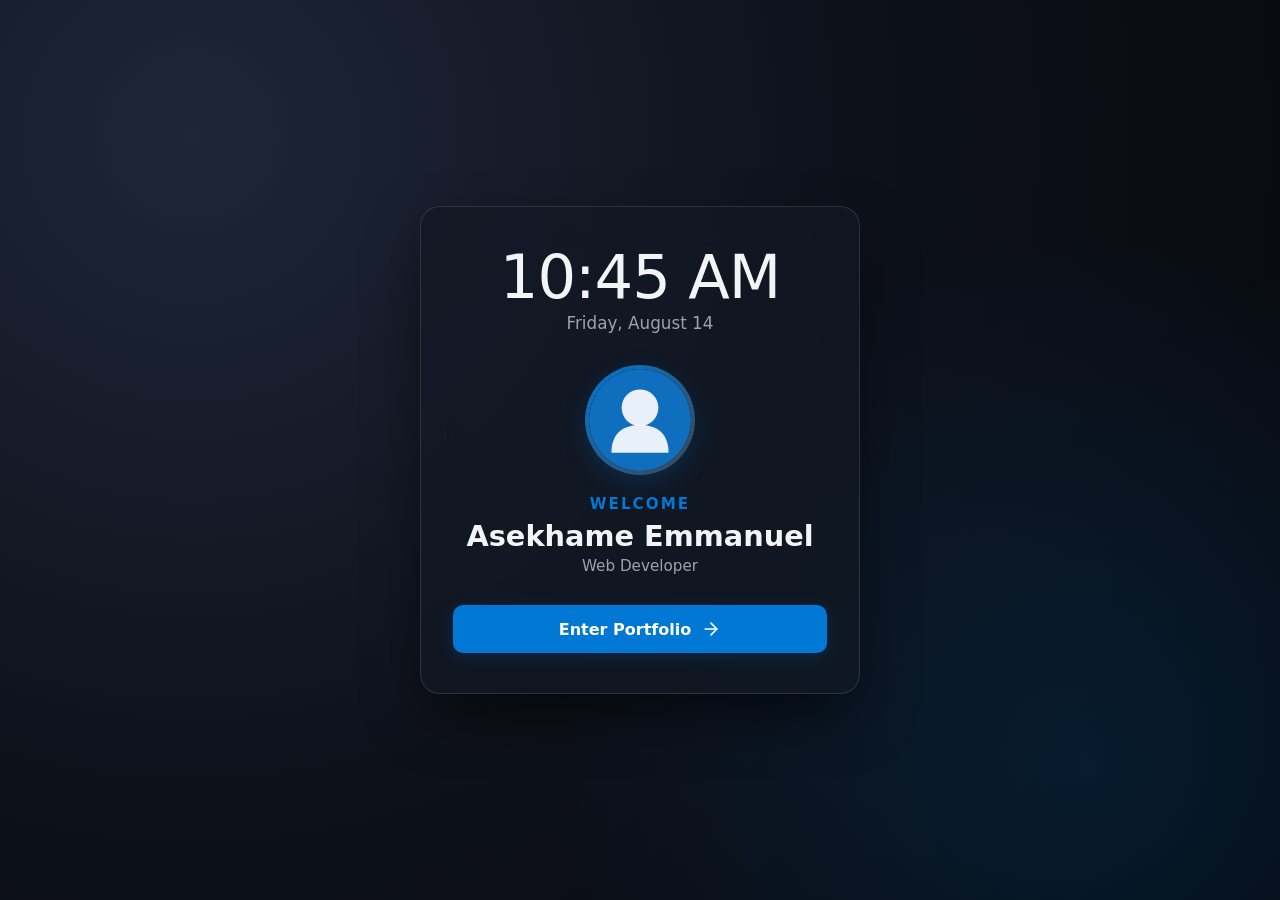
<file: index.html>
<!DOCTYPE html>
<html lang="en">
<head>
  <meta charset="UTF-8">
  <meta name="viewport" content="width=device-width, initial-scale=1.0">
  <meta name="description" content="Emmanuel Asekhame - Web Developer Portfolio Lock Screen. Windows-inspired HTML5/CSS3 experience.">
  <title>Welcome - Asekhame Emmanuel Portfolio</title>
  <link rel="stylesheet" href="css/style.css">
</head>
<body class="lock-screen-body">

  <!-- Pure CSS Loading Screen (Appears before Lock Screen) -->
  <div id="loading-screen">
    <div class="loading-content">
      <div class="win-spinner" aria-label="Loading spinner">
        <div class="win-dot"></div>
        <div class="win-dot"></div>
        <div class="win-dot"></div>
        <div class="win-dot"></div>
        <div class="win-dot"></div>
      </div>
      <p class="loading-text">Preparing your desktop...</p>
    </div>
  </div>

  <!-- Lock Screen Card Container -->
  <main class="lock-card" id="lock-card">
    
    <!-- Static Digital Clock & Date -->
    <div class="lock-clock-time" id="lock-time">10:45 AM</div>
    <div class="lock-clock-date" id="lock-date">Friday, August 14</div>

    <!-- Developer Profile Photo -->
    <div class="avatar-wrapper">
      <!-- REPLACE: your real profile photo path here (e.g. assets/images/avatar.jpg) -->
      <svg class="avatar-img" viewBox="0 0 100 100" xmlns="http://www.w3.org/2000/svg" aria-label="Emmanuel Asekhame Profile Photo">
        <circle cx="50" cy="50" r="50" fill="#106ebe"/>
        <circle cx="50" cy="38" r="18" fill="#ffffff" opacity="0.9"/>
        <path d="M 22 82 C 22 62, 35 55, 50 55 C 65 55, 78 62, 78 82 Z" fill="#ffffff" opacity="0.9"/>
      </svg>
    </div>

    <!-- Welcome Headings & Bio Info -->
    <div class="lock-heading">Welcome</div>
    <h1 class="lock-name">Asekhame Emmanuel</h1>
    <p class="lock-role">Web Developer</p>

    <!-- Enter Desktop Button -->
    <a href="window.html" class="enter-btn" id="enter-portfolio-btn">
      <span>Enter Portfolio</span>
      <svg width="20" height="20" viewBox="0 0 24 24" fill="none" stroke="currentColor" stroke-width="2" stroke-linecap="round" stroke-linejoin="round">
        <line x1="5" y1="12" x2="19" y2="12"></line>
        <polyline points="12 5 19 12 12 19"></polyline>
      </svg>
    </a>

  </main>

</body>
</html>
</file>
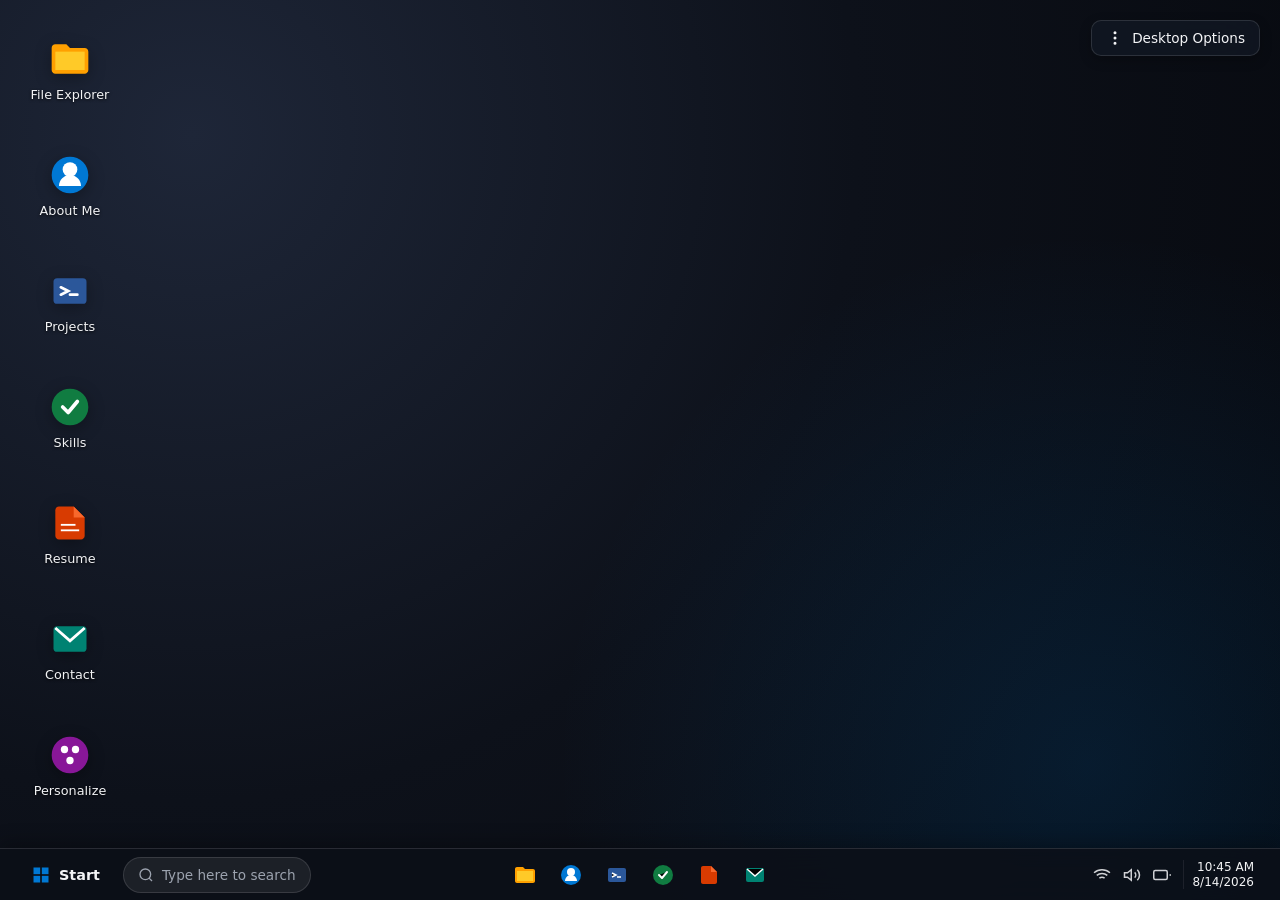
<file: window.html>
<!DOCTYPE html>
<html lang="en">
<head>
  <meta charset="UTF-8">
  <meta name="viewport" content="width=device-width, initial-scale=1.0">
  <meta name="description" content="Emmanuel Asekhame - Web Developer Portfolio Desktop Environment (HTML5/CSS3 Only).">
  <title>Desktop - Asekhame Emmanuel Portfolio</title>
  <link rel="stylesheet" href="css/style.css">
</head>
<body>

  <!-- ==========================================================================
       PURE CSS STATE TOGGLES (RADIO & CHECKBOX HACKS - ZERO JAVASCRIPT)
       ========================================================================== -->
  <!-- Theme Controls -->
  <input type="radio" name="theme" id="theme-dark" class="css-toggle" checked hidden>
  <input type="radio" name="theme" id="theme-light" class="css-toggle" hidden>

  <!-- Wallpaper Controls -->
  <input type="radio" name="wallpaper" id="wp-default" class="css-toggle" checked hidden>
  <input type="radio" name="wallpaper" id="wp-neon" class="css-toggle" hidden>
  <input type="radio" name="wallpaper" id="wp-nature" class="css-toggle" hidden>

  <!-- Menu Toggles -->
  <input type="checkbox" id="start-toggle" class="css-toggle" hidden>
  <input type="checkbox" id="context-toggle" class="css-toggle" hidden>

  <!-- ==========================================================================
       DESKTOP SHELL CONTAINER
       ========================================================================== -->
  <div class="desktop-container" id="desktop">

    <!-- Top-Right Desktop Options / Context Menu Widget -->
    <div class="desktop-options-widget">
      <label for="context-toggle" class="context-trigger-btn" title="Desktop Options">
        <svg width="18" height="18" viewBox="0 0 24 24" fill="none" stroke="currentColor" stroke-width="2" stroke-linecap="round" stroke-linejoin="round">
          <circle cx="12" cy="12" r="1"></circle>
          <circle cx="12" cy="5" r="1"></circle>
          <circle cx="12" cy="19" r="1"></circle>
        </svg>
        <span>Desktop Options</span>
      </label>
    </div>

    <!-- Desktop Options Context Menu Dropdown -->
    <nav class="context-menu" aria-label="Desktop Context Menu">
      <a href="#desktop" class="context-item">
        <svg width="16" height="16" viewBox="0 0 24 24" fill="none" stroke="currentColor" stroke-width="2"><polyline points="23 4 23 10 17 10"></polyline><path d="M20.49 15a9 9 0 1 1-2.12-9.36L23 10"></path></svg>
        <span>Refresh Desktop</span>
      </a>
      <a href="#personalize" class="context-item">
        <svg width="16" height="16" viewBox="0 0 24 24" fill="none" stroke="currentColor" stroke-width="2"><circle cx="12" cy="12" r="10"></circle><path d="M12 2a7 7 0 1 0 7 7"></path></svg>
        <span>Personalize Theme</span>
      </a>
      <a href="#personalize" class="context-item">
        <svg width="16" height="16" viewBox="0 0 24 24" fill="none" stroke="currentColor" stroke-width="2"><rect x="2" y="3" width="20" height="14" rx="2" ry="2"></rect><line x1="8" y1="21" x2="16" y2="21"></line><line x1="12" y1="17" x2="12" y2="21"></line></svg>
        <span>Display Settings</span>
      </a>
      <div class="context-divider"></div>
      <a href="#about" class="context-item">
        <svg width="16" height="16" viewBox="0 0 24 24" fill="none" stroke="currentColor" stroke-width="2"><circle cx="12" cy="12" r="10"></circle><line x1="12" y1="16" x2="12" y2="12"></line><line x1="12" y1="8" x2="12.01" y2="8"></line></svg>
        <span>About This PC</span>
      </a>
    </nav>

    <!-- ==========================================================================
         DESKTOP SHORTCUT ICONS GRID
         ========================================================================== -->
    <main class="desktop-grid">
      
      <!-- File Explorer Shortcut -->
      <a href="#explorer" class="desktop-icon-link" id="shortcut-explorer">
        <svg class="desktop-icon-svg" viewBox="0 0 48 48" fill="none" xmlns="http://www.w3.org/2000/svg">
          <path d="M40 12H24L20 8H8C5.79 8 4 9.79 4 12V36C4 38.21 5.79 40 8 40H40C42.21 40 44 38.21 44 36V16C44 13.79 42.21 12 40 12Z" fill="#FFA000"/>
          <path d="M40 16H8V36H40V16Z" fill="#FFCA28"/>
        </svg>
        <span class="desktop-icon-label">File Explorer</span>
      </a>

      <!-- About Me Shortcut -->
      <a href="#about" class="desktop-icon-link" id="shortcut-about">
        <svg class="desktop-icon-svg" viewBox="0 0 48 48" fill="none" xmlns="http://www.w3.org/2000/svg">
          <circle cx="24" cy="24" r="20" fill="#0078D4"/>
          <circle cx="24" cy="18" r="8" fill="#FFFFFF"/>
          <path d="M12 36C12 29.37 17.37 24 24 24C30.63 24 36 29.37 36 36" fill="#FFFFFF"/>
        </svg>
        <span class="desktop-icon-label">About Me</span>
      </a>

      <!-- Projects Shortcut -->
      <a href="#projects" class="desktop-icon-link" id="shortcut-projects">
        <svg class="desktop-icon-svg" viewBox="0 0 48 48" fill="none" xmlns="http://www.w3.org/2000/svg">
          <rect x="6" y="10" width="36" height="28" rx="4" fill="#2B579A"/>
          <path d="M14 20L22 24L14 28" stroke="#FFFFFF" stroke-width="3" stroke-linecap="round"/>
          <line x1="24" y1="28" x2="32" y2="28" stroke="#FFFFFF" stroke-width="3" stroke-linecap="round"/>
        </svg>
        <span class="desktop-icon-label">Projects</span>
      </a>

      <!-- Skills Shortcut -->
      <a href="#skills" class="desktop-icon-link" id="shortcut-skills">
        <svg class="desktop-icon-svg" viewBox="0 0 48 48" fill="none" xmlns="http://www.w3.org/2000/svg">
          <circle cx="24" cy="24" r="20" fill="#107C41"/>
          <path d="M16 24L22 30L32 18" stroke="#FFFFFF" stroke-width="4" stroke-linecap="round" stroke-linejoin="round"/>
        </svg>
        <span class="desktop-icon-label">Skills</span>
      </a>

      <!-- Resume Shortcut -->
      <a href="#resume" class="desktop-icon-link" id="shortcut-resume">
        <svg class="desktop-icon-svg" viewBox="0 0 48 48" fill="none" xmlns="http://www.w3.org/2000/svg">
          <path d="M12 6C9.79 6 8 7.79 8 10V38C8 40.21 9.79 42 12 42H36C38.21 42 40 40.21 40 38V18L28 6H12Z" fill="#D83B01"/>
          <path d="M28 6V18H40" fill="#F8682C"/>
          <line x1="14" y1="26" x2="30" y2="26" stroke="#FFFFFF" stroke-width="2"/>
          <line x1="14" y1="32" x2="34" y2="32" stroke="#FFFFFF" stroke-width="2"/>
        </svg>
        <span class="desktop-icon-label">Resume</span>
      </a>

      <!-- Contact Shortcut -->
      <a href="#contact" class="desktop-icon-link" id="shortcut-contact">
        <svg class="desktop-icon-svg" viewBox="0 0 48 48" fill="none" xmlns="http://www.w3.org/2000/svg">
          <rect x="6" y="10" width="36" height="28" rx="4" fill="#008272"/>
          <path d="M8 12L24 26L40 12" stroke="#FFFFFF" stroke-width="3"/>
        </svg>
        <span class="desktop-icon-label">Contact</span>
      </a>

      <!-- Personalize Shortcut -->
      <a href="#personalize" class="desktop-icon-link" id="shortcut-personalize">
        <svg class="desktop-icon-svg" viewBox="0 0 48 48" fill="none" xmlns="http://www.w3.org/2000/svg">
          <circle cx="24" cy="24" r="20" fill="#881798"/>
          <circle cx="18" cy="18" r="4" fill="#FFFFFF"/>
          <circle cx="30" cy="18" r="4" fill="#FFFFFF"/>
          <circle cx="24" cy="30" r="4" fill="#FFFFFF"/>
        </svg>
        <span class="desktop-icon-label">Personalize</span>
      </a>

    </main>

    <!-- ==========================================================================
         START MENU (CSS CHECKBOX POPUP)
         ========================================================================== -->
    <div class="start-menu" id="start-menu-panel">
      
      <!-- Visual Search Input -->
      <div class="start-header">
        <div class="start-search-bar">
          <svg width="18" height="18" viewBox="0 0 24 24" fill="none" stroke="currentColor" stroke-width="2"><circle cx="11" cy="11" r="8"></circle><line x1="21" y1="21" x2="16.65" y2="16.65"></line></svg>
          <span>Type here to search applications or portfolio sections...</span>
        </div>
      </div>

      <!-- Pinned Apps Section -->
      <div class="start-body">
        <div class="start-section-title">Pinned Applications</div>
        <div class="start-apps-grid">
          
          <a href="#about" class="start-app-item">
            <svg class="start-app-icon" viewBox="0 0 48 48"><circle cx="24" cy="24" r="20" fill="#0078D4"/><circle cx="24" cy="18" r="8" fill="#FFF"/><path d="M12 36C12 29.37 17.37 24 24 24C30.63 24 36 29.37 36 36" fill="#FFF"/></svg>
            <span class="start-app-label">About Me</span>
          </a>

          <a href="#projects" class="start-app-item">
            <svg class="start-app-icon" viewBox="0 0 48 48"><rect x="6" y="10" width="36" height="28" rx="4" fill="#2B579A"/><path d="M14 20L22 24L14 28" stroke="#FFF" stroke-width="3"/><line x1="24" y1="28" x2="32" y2="28" stroke="#FFF" stroke-width="3"/></svg>
            <span class="start-app-label">Projects</span>
          </a>

          <a href="#skills" class="start-app-item">
            <svg class="start-app-icon" viewBox="0 0 48 48"><circle cx="24" cy="24" r="20" fill="#107C41"/><path d="M16 24L22 30L32 18" stroke="#FFF" stroke-width="4" stroke-linecap="round" stroke-linejoin="round"/></svg>
            <span class="start-app-label">Skills</span>
          </a>

          <a href="#resume" class="start-app-item">
            <svg class="start-app-icon" viewBox="0 0 48 48"><path d="M12 6C9.79 6 8 7.79 8 10V38C8 40.21 9.79 42 12 42H36C38.21 42 40 40.21 40 38V18L28 6H12Z" fill="#D83B01"/><path d="M28 6V18H40" fill="#F8682C"/></svg>
            <span class="start-app-label">Resume</span>
          </a>

          <a href="#contact" class="start-app-item">
            <svg class="start-app-icon" viewBox="0 0 48 48"><rect x="6" y="10" width="36" height="28" rx="4" fill="#008272"/><path d="M8 12L24 26L40 12" stroke="#FFF" stroke-width="3"/></svg>
            <span class="start-app-label">Contact</span>
          </a>

          <a href="#explorer" class="start-app-item">
            <svg class="start-app-icon" viewBox="0 0 48 48"><path d="M40 12H24L20 8H8C5.79 8 4 9.79 4 12V36C4 38.21 5.79 40 8 40H40C42.21 40 44 38.21 44 36V16C44 13.79 42.21 12 40 12Z" fill="#FFA000"/><path d="M40 16H8V36H40V16Z" fill="#FFCA28"/></svg>
            <span class="start-app-label">Explorer</span>
          </a>

          <a href="#personalize" class="start-app-item">
            <svg class="start-app-icon" viewBox="0 0 48 48"><circle cx="24" cy="24" r="20" fill="#881798"/><circle cx="18" cy="18" r="4" fill="#FFF"/><circle cx="30" cy="18" r="4" fill="#FFF"/><circle cx="24" cy="30" r="4" fill="#FFF"/></svg>
            <span class="start-app-label">Themes</span>
          </a>

          <a href="index.html" class="start-app-item">
            <svg class="start-app-icon" viewBox="0 0 48 48"><circle cx="24" cy="24" r="20" fill="#E81123"/><path d="M18 18L30 30M30 18L18 30" stroke="#FFF" stroke-width="4" stroke-linecap="round"/></svg>
            <span class="start-app-label">Lock Screen</span>
          </a>

        </div>
      </div>

      <!-- Start Menu Footer -->
      <div class="start-footer">
        <div class="user-profile-widget">
          <svg class="user-avatar-sm" viewBox="0 0 100 100">
            <circle cx="50" cy="50" r="50" fill="#106ebe"/>
            <circle cx="50" cy="38" r="18" fill="#FFF"/>
            <path d="M 22 82 C 22 62, 35 55, 50 55 C 65 55, 78 62, 78 82 Z" fill="#FFF"/>
          </svg>
          <div class="user-info-text">
            <span class="user-name-str">Asekhame Emmanuel</span>
            <span class="user-role-str">Web Developer</span>
          </div>
        </div>

        <a href="index.html" class="power-btn" title="Lock / Sign Out">
          <svg width="20" height="20" viewBox="0 0 24 24" fill="none" stroke="currentColor" stroke-width="2" stroke-linecap="round" stroke-linejoin="round">
            <path d="M18.36 6.64a9 9 0 1 1-12.73 0"></path>
            <line x1="12" y1="2" x2="12" y2="12"></line>
          </svg>
        </a>
      </div>

    </div>

    <!-- ==========================================================================
         FIXED TASKBAR
         ========================================================================== -->
    <footer class="taskbar">
      
      <div class="taskbar-left">
        <!-- Start Button -->
        <label for="start-toggle" class="start-btn" title="Start Menu">
          <svg class="start-icon-svg" viewBox="0 0 24 24" fill="none">
            <path d="M3 3H11V11H3V3Z" fill="#0078D4"/>
            <path d="M13 3H21V11H13V3Z" fill="#0078D4"/>
            <path d="M3 13H11V21H3V13Z" fill="#0078D4"/>
            <path d="M13 13H21V21H13V13Z" fill="#0078D4"/>
          </svg>
          <span>Start</span>
        </label>

        <!-- Search Bar -->
        <div class="taskbar-search">
          <svg width="16" height="16" viewBox="0 0 24 24" fill="none" stroke="currentColor" stroke-width="2"><circle cx="11" cy="11" r="8"></circle><line x1="21" y1="21" x2="16.65" y2="16.65"></line></svg>
          <span>Type here to search</span>
        </div>
      </div>

      <!-- Pinned Taskbar App Icons -->
      <div class="taskbar-center">
        <a href="#explorer" class="taskbar-item" title="File Explorer">
          <svg class="taskbar-item-icon" viewBox="0 0 48 48"><path d="M40 12H24L20 8H8C5.79 8 4 9.79 4 12V36C4 38.21 5.79 40 8 40H40C42.21 40 44 38.21 44 36V16C44 13.79 42.21 12 40 12Z" fill="#FFA000"/><path d="M40 16H8V36H40V16Z" fill="#FFCA28"/></svg>
        </a>
        <a href="#about" class="taskbar-item" title="About Me">
          <svg class="taskbar-item-icon" viewBox="0 0 48 48"><circle cx="24" cy="24" r="20" fill="#0078D4"/><circle cx="24" cy="18" r="8" fill="#FFF"/><path d="M12 36C12 29.37 17.37 24 24 24C30.63 24 36 29.37 36 36" fill="#FFF"/></svg>
        </a>
        <a href="#projects" class="taskbar-item" title="Projects">
          <svg class="taskbar-item-icon" viewBox="0 0 48 48"><rect x="6" y="10" width="36" height="28" rx="4" fill="#2B579A"/><path d="M14 20L22 24L14 28" stroke="#FFF" stroke-width="3"/><line x1="24" y1="28" x2="32" y2="28" stroke="#FFF" stroke-width="3"/></svg>
        </a>
        <a href="#skills" class="taskbar-item" title="Skills">
          <svg class="taskbar-item-icon" viewBox="0 0 48 48"><circle cx="24" cy="24" r="20" fill="#107C41"/><path d="M16 24L22 30L32 18" stroke="#FFF" stroke-width="4" stroke-linecap="round" stroke-linejoin="round"/></svg>
        </a>
        <a href="#resume" class="taskbar-item" title="Resume">
          <svg class="taskbar-item-icon" viewBox="0 0 48 48"><path d="M12 6C9.79 6 8 7.79 8 10V38C8 40.21 9.79 42 12 42H36C38.21 42 40 40.21 40 38V18L28 6H12Z" fill="#D83B01"/><path d="M28 6V18H40" fill="#F8682C"/></svg>
        </a>
        <a href="#contact" class="taskbar-item" title="Contact">
          <svg class="taskbar-item-icon" viewBox="0 0 48 48"><rect x="6" y="10" width="36" height="28" rx="4" fill="#008272"/><path d="M8 12L24 26L40 12" stroke="#FFF" stroke-width="3"/></svg>
        </a>
      </div>

      <!-- System Tray (Wifi, Volume, Battery, Clock) -->
      <div class="taskbar-right">
        <div class="system-tray">
          <svg class="tray-icon" viewBox="0 0 24 24" fill="none" stroke="currentColor" stroke-width="2"><path d="M5 12.55a11 11 0 0 1 14.08 0"></path><path d="M1.42 9a16 16 0 0 1 21.16 0"></path><path d="M8.53 16.11a6 6 0 0 1 6.95 0"></path><line x1="12" y1="20" x2="12.01" y2="20"></line></svg>
          <svg class="tray-icon" viewBox="0 0 24 24" fill="none" stroke="currentColor" stroke-width="2"><polygon points="11 5 6 9 2 9 2 15 6 15 11 19 11 5"></polygon><path d="M19.07 4.93a10 10 0 0 1 0 14.14M15.54 8.46a5 5 0 0 1 0 7.07"></path></svg>
          <svg class="tray-icon" viewBox="0 0 24 24" fill="none" stroke="currentColor" stroke-width="2"><rect x="1" y="6" width="18" height="12" rx="2" ry="2"></rect><line x1="23" y1="11" x2="23" y2="13"></line></svg>
          
          <div class="tray-clock">
            <span>10:45 AM</span>
            <span>8/14/2026</span>
          </div>
        </div>
      </div>

    </footer>

    <!-- ==========================================================================
         WINDOW 1: ABOUT ME (`#about`)
         ========================================================================== -->
    <section class="window" id="about" aria-label="About Me Window">
      
      <!-- Title Bar -->
      <div class="window-titlebar">
        <div class="titlebar-info">
          <svg class="titlebar-icon" viewBox="0 0 48 48"><circle cx="24" cy="24" r="20" fill="#0078D4"/><circle cx="24" cy="18" r="8" fill="#FFF"/><path d="M12 36C12 29.37 17.37 24 24 24C30.63 24 36 29.37 36 36" fill="#FFF"/></svg>
          <span class="titlebar-text">About Me - Asekhame Emmanuel</span>
        </div>
        <div class="window-controls">
          <a href="#desktop" class="win-btn win-min" title="Minimize">─</a>
          <a href="#about" class="win-btn win-max" title="Maximize">☐</a>
          <a href="#desktop" class="win-btn win-close" title="Close">✕</a>
        </div>
      </div>

      <!-- Window Body Content -->
      <div class="window-body">
        
        <div class="about-hero">
          <svg class="about-avatar-lg" viewBox="0 0 100 100">
            <circle cx="50" cy="50" r="50" fill="#106ebe"/>
            <circle cx="50" cy="38" r="18" fill="#FFF"/>
            <path d="M 22 82 C 22 62, 35 55, 50 55 C 65 55, 78 62, 78 82 Z" fill="#FFF"/>
          </svg>

          <div>
            <h2 class="about-intro-heading">Asekhame Emmanuel</h2>
            <span class="about-role-badge">Frontend & Web Developer</span>
            <p class="about-text">
              Passionate Web Developer crafting accessible, performant, and visually captivating web applications. Specialized in semantic HTML5, advanced CSS3 architecture, responsive UI layout engineering, and modern web standards.
            </p>
          </div>
        </div>

        <div class="about-grid">
          
          <!-- Bio & Goals Card -->
          <div class="info-card">
            <h3 class="card-title">
              <svg width="20" height="20" viewBox="0 0 24 24" fill="none" stroke="currentColor" stroke-width="2"><path d="M20 21v-2a4 4 0 0 0-4-4H8a4 4 0 0 0-4 4v2"></path><circle cx="12" cy="7" r="4"></circle></svg>
              <span>Biography & Career Goals</span>
            </h3>
            <p class="about-text" style="margin-bottom: 12px;">
              Driven by clean code standards and fluid user experiences. I focus on constructing resilient web products with high aesthetic value and efficient component architecture.
            </p>
            <p class="about-text">
              <strong>Location:</strong> Abuja, Nigeria (Available for Remote Worldwide)<br>
              <strong>Status:</strong> Open for Web Development & UI Engineering roles.
            </p>
          </div>

          <!-- Education Card -->
          <div class="info-card">
            <h3 class="card-title">
              <svg width="20" height="20" viewBox="0 0 24 24" fill="none" stroke="currentColor" stroke-width="2"><path d="M22 10v6M2 10l10-5 10 5-10 5z"></path><path d="M6 12v5c3 3 9 3 12 0v-5"></path></svg>
              <span>Education & Certifications</span>
            </h3>
            <ul class="timeline-list">
              <li class="timeline-item">
                <div class="timeline-title">B.Sc. Computer Science / Web Engineering</div>
                <div class="timeline-sub">University Degree • Expected 2028</div>
              </li>
              <li class="timeline-item">
                <div class="timeline-title">Certified Web Developer</div>
                <div class="timeline-sub">Frontend Standards & Performance Certification</div>
              </li>
            </ul>
          </div>

        </div>

      </div>

    </section>

    <!-- ==========================================================================
         WINDOW 2: PROJECTS (`#projects`)
         ========================================================================== -->
    <section class="window" id="projects" aria-label="Projects Window">
      
      <!-- Title Bar -->
      <div class="window-titlebar">
        <div class="titlebar-info">
          <svg class="titlebar-icon" viewBox="0 0 48 48"><rect x="6" y="10" width="36" height="28" rx="4" fill="#2B579A"/><path d="M14 20L22 24L14 28" stroke="#FFF" stroke-width="3"/><line x1="24" y1="28" x2="32" y2="28" stroke="#FFF" stroke-width="3"/></svg>
          <span class="titlebar-text">Projects - File Explorer View</span>
        </div>
        <div class="window-controls">
          <a href="#desktop" class="win-btn win-min" title="Minimize">─</a>
          <a href="#projects" class="win-btn win-max" title="Maximize">☐</a>
          <a href="#desktop" class="win-btn win-close" title="Close">✕</a>
        </div>
      </div>

      <!-- Window Body Content -->
      <div class="window-body">
        
        <div class="projects-header-toolbar">
          <div class="explorer-breadcrumbs">
            <span>This PC</span> &gt; <span>Portfolio</span> &gt; <strong>Projects</strong>
          </div>
          <span style="font-size: 0.8rem; color: var(--text-muted);">6 items available</span>
        </div>

        <div class="projects-grid">
          
          <!-- Project 1 -->
          <article class="project-card">
            <div class="project-img-box">
              <img src="./assets/image/google analytics.png" alt="" width="117%">
            </div>
            <div class="project-content">
              <!-- REPLACE: project 1 name & description -->
              <h3 class="project-title">Google Analytics Dashboard Clone</h3>
              <p class="project-desc">
                A responsive analytics dashboard inspired by Google Analytics, featuring data visualization,performance metrics,charts,and sturctured reporting.
              </p>
              <div class="tech-tags">
                <span class="tag">HTML5</span>
                <span class="tag">CSS3</span>
              </div>
              <div class="project-links">
                <a href="https://github.com/EMMANUEL645-png/GOOGLE-ANALYTICS" target="_blank" rel="noopener" class="project-btn">
                  <svg width="14" height="14" viewBox="0 0 24 24" fill="none" stroke="currentColor" stroke-width="2"><path d="M9 19c-5 1.5-5-2.5-7-3m14 6v-3.87a3.37 3.37 0 0 0-.94-2.61c3.14-.35 6.44-1.54 6.44-7A5.44 5.44 0 0 0 20 4.77 5.07 5.07 0 0 0 19.91 1S18.73.65 16 2.48a13.38 13.38 0 0 0-7 0C6.27.65 5.09 1 5.09 1A5.07 5.07 0 0 0 5 4.77a5.44 5.44 0 0 0-1.5 3.78c0 5.42 3.3 6.61 6.44 7A3.37 3.37 0 0 0 9 18.13V22"></path></svg>
                  <span>GitHub</span>
                </a>
                <a href="https://emmanuel645-png.github.io/GOOGLE-ANALYTICS/" class="project-btn">
                  <svg width="14" height="14" viewBox="0 0 24 24" fill="none" stroke="currentColor" stroke-width="2"><path d="M18 13v6a2 2 0 0 1-2 2H5a2 2 0 0 1-2-2V8a2 2 0 0 1 2-2h6"></path><polyline points="15 3 21 3 21 9"></polyline><line x1="10" y1="14" x2="21" y2="3"></line></svg>
                  <span>Live Demo</span>
                </a>
              </div>
            </div>
          </article>

          <!-- Project 2 -->
          <article class="project-card">
            <div class="project-img-box">
              <img src="./assets/image/opay.png" alt="" width="117%">
            </div>
            <div class="project-content">
              <h3 class="project-title">Opay E-Commerce interface clone</h3>
              <p class="project-desc">
                A responsive fintech interface inspired by Opay,featuring a modern layout,intuitive navigation,service cards,and mobile-friendly design.
              </p>
              <div class="tech-tags">
                <span class="tag">HTML5</span>
                <span class="tag">CSS Grid</span>
                <span class="tag">Responsive</span>
                <span class="tag">UI Design</span>
              </div>
              <div class="project-links">
                <a href="https://github.com/EMMANUEL645-png/OPAY-CLONE" target="_blank" rel="noopener" class="project-btn">
                  <svg width="14" height="14" viewBox="0 0 24 24" fill="none" stroke="currentColor" stroke-width="2"><path d="M9 19c-5 1.5-5-2.5-7-3m14 6v-3.87a3.37 3.37 0 0 0-.94-2.61c3.14-.35 6.44-1.54 6.44-7A5.44 5.44 0 0 0 20 4.77 5.07 5.07 0 0 0 19.91 1S18.73.65 16 2.48a13.38 13.38 0 0 0-7 0C6.27.65 5.09 1 5.09 1A5.07 5.07 0 0 0 5 4.77a5.44 5.44 0 0 0-1.5 3.78c0 5.42 3.3 6.61 6.44 7A3.37 3.37 0 0 0 9 18.13V22"></path></svg>
                  <span>GitHub</span>
                </a>
                <a href="https://emmanuel645-png.github.io/OPAY-CLONE/" target="_blank" rel="noopener" class="project-btn">
                  <svg width="14" height="14" viewBox="0 0 24 24" fill="none" stroke="currentColor" stroke-width="2"><path d="M18 13v6a2 2 0 0 1-2 2H5a2 2 0 0 1-2-2V8a2 2 0 0 1 2-2h6"></path><polyline points="15 3 21 3 21 9"></polyline><line x1="10" y1="14" x2="21" y2="3"></line></svg>
                  <span>Live Demo</span>
                </a>
              </div>
            </div>
          </article>

          <!-- Project 3 -->
          <article class="project-card">
            <div class="project-img-box">
              <img src="./assets/image/palmpay.png" alt="" width="117%">
            </div>
            <div class="project-content">
              <h3 class="project-title">Palmpay Banking Interface Clone</h3>
              <p class="project-desc">
                A modern fintech dashboard inspired by Palmpay,designed with clean layouts,service section,promotional elements,and responsive styling.
              </p>
              <div class="tech-tags">
                <span class="tag">HTML5</span>
                <span class="tag">Flexbox</span>
                <span class="tag">CSS Variables</span>
                <span class="tag">Dashboard</span>
              </div>
              <div class="project-links">
                <a href="https://github.com/EMMANUEL645-png/PALMPAY-CLONE" target="_blank" rel="noopener" class="project-btn">
                  <svg width="14" height="14" viewBox="0 0 24 24" fill="none" stroke="currentColor" stroke-width="2"><path d="M9 19c-5 1.5-5-2.5-7-3m14 6v-3.87a3.37 3.37 0 0 0-.94-2.61c3.14-.35 6.44-1.54 6.44-7A5.44 5.44 0 0 0 20 4.77 5.07 5.07 0 0 0 19.91 1S18.73.65 16 2.48a13.38 13.38 0 0 0-7 0C6.27.65 5.09 1 5.09 1A5.07 5.07 0 0 0 5 4.77a5.44 5.44 0 0 0-1.5 3.78c0 5.42 3.3 6.61 6.44 7A3.37 3.37 0 0 0 9 18.13V22"></path></svg>
                  <span>GitHub</span>
                </a>
                <a href="https://emmanuel645-png.github.io/PALMPAY-CLONE/" target="_blank" rel="noopener" class="project-btn">
                  <svg width="14" height="14" viewBox="0 0 24 24" fill="none" stroke="currentColor" stroke-width="2"><path d="M18 13v6a2 2 0 0 1-2 2H5a2 2 0 0 1-2-2V8a2 2 0 0 1 2-2h6"></path><polyline points="15 3 21 3 21 9"></polyline><line x1="10" y1="14" x2="21" y2="3"></line></svg>
                  <span>Live Demo</span>
                </a>
              </div>
            </div>
          </article>

           <!-- Project 4 -->
          <article class="project-card">
            <div class="project-img-box">
              <img src="./assets/image/printivo.png" alt="" width="117%">
            </div>
            <div class="project-content">
              <h3 class="project-title">Printivo Website Clone</h3>
              <p class="project-desc">
                A clean ptinting service interface inspired by Printivo,featuring product showcases,pricing sections,promotional content, and responsive layouts.
              </p>
              <div class="tech-tags">
                <span class="tag">HTML5</span>
                <span class="tag">Flexbox</span>
                <span class="tag">CSS Variables</span>
                <span class="tag">Dashboard</span>
              </div>
              <div class="project-links">
                <a href="https://github.com/EMMANUEL645-png/PRINTIVO-CLONE" target="_blank" rel="noopener" class="project-btn">
                  <svg width="14" height="14" viewBox="0 0 24 24" fill="none" stroke="currentColor" stroke-width="2"><path d="M9 19c-5 1.5-5-2.5-7-3m14 6v-3.87a3.37 3.37 0 0 0-.94-2.61c3.14-.35 6.44-1.54 6.44-7A5.44 5.44 0 0 0 20 4.77 5.07 5.07 0 0 0 19.91 1S18.73.65 16 2.48a13.38 13.38 0 0 0-7 0C6.27.65 5.09 1 5.09 1A5.07 5.07 0 0 0 5 4.77a5.44 5.44 0 0 0-1.5 3.78c0 5.42 3.3 6.61 6.44 7A3.37 3.37 0 0 0 9 18.13V22"></path></svg>
                  <span>GitHub</span>
                </a>
                <a href="https://emmanuel645-png.github.io/PRINTIVO-CLONE/" target="_blank" rel="noopener" class="project-btn">
                  <svg width="14" height="14" viewBox="0 0 24 24" fill="none" stroke="currentColor" stroke-width="2"><path d="M18 13v6a2 2 0 0 1-2 2H5a2 2 0 0 1-2-2V8a2 2 0 0 1 2-2h6"></path><polyline points="15 3 21 3 21 9"></polyline><line x1="10" y1="14" x2="21" y2="3"></line></svg>
                  <span>Live Demo</span>
                </a>
              </div>
            </div>
          </article>

           <!-- Project 5 -->
          <article class="project-card">
            <div class="project-img-box">
              <img src="./assets/image/she leads africa.png" alt="" width="117%">
            </div>
            <div class="project-content">
              <h3 class="project-title">She Leads Africa Website Clone</h3>
              <p class="project-desc">
                Business and community platform featuring articles,events,resources,and a clean responsive design.
              </p>
              <div class="tech-tags">
                <span class="tag">HTML5</span>
                <span class="tag">Bootstrap</span>
                <span class="tag">CSS Variables</span>
                <span class="tag">Responsive</span>
              </div>
              <div class="project-links">
                <a href="https://github.com/EMMANUEL645-png/SHE-LEADS-AFRICA-CLONE" target="_blank" rel="noopener" class="project-btn">
                  <svg width="14" height="14" viewBox="0 0 24 24" fill="none" stroke="currentColor" stroke-width="2"><path d="M9 19c-5 1.5-5-2.5-7-3m14 6v-3.87a3.37 3.37 0 0 0-.94-2.61c3.14-.35 6.44-1.54 6.44-7A5.44 5.44 0 0 0 20 4.77 5.07 5.07 0 0 0 19.91 1S18.73.65 16 2.48a13.38 13.38 0 0 0-7 0C6.27.65 5.09 1 5.09 1A5.07 5.07 0 0 0 5 4.77a5.44 5.44 0 0 0-1.5 3.78c0 5.42 3.3 6.61 6.44 7A3.37 3.37 0 0 0 9 18.13V22"></path></svg>
                  <span>GitHub</span>
                </a>
                <a href="https://emmanuel645-png.github.io/SHE-LEADS-AFRICA-CLONE/" target="_blank" rel="noopener" class="project-btn">
                  <svg width="14" height="14" viewBox="0 0 24 24" fill="none" stroke="currentColor" stroke-width="2"><path d="M18 13v6a2 2 0 0 1-2 2H5a2 2 0 0 1-2-2V8a2 2 0 0 1 2-2h6"></path><polyline points="15 3 21 3 21 9"></polyline><line x1="10" y1="14" x2="21" y2="3"></line></svg>
                  <span>Live Demo</span>
                </a>
              </div>
            </div>
          </article>

           <!-- Project 6 -->
          <article class="project-card">
            <div class="project-img-box">
              <img src="./assets/image/web dev.png" alt="" width="117%">
            </div>
            <div class="project-content">
              <h3 class="project-title">Web Development Platform Clone</h3>
              <p class="project-desc">
               A modern wed development interface featuring structured content,clean navigation,responsive layouts.
              </p>
              <div class="tech-tags">
                <span class="tag">HTML5</span>
                <span class="tag">Flexbox</span>
                <span class="tag">CSS Variables</span>
                <span class="tag">Dashboard</span>
              </div>
              <div class="project-links">
                <a href="https://github.com/EMMANUEL645-png/WEB-DEV-CLONE" target="_blank" rel="noopener" class="project-btn">
                  <svg width="14" height="14" viewBox="0 0 24 24" fill="none" stroke="currentColor" stroke-width="2"><path d="M9 19c-5 1.5-5-2.5-7-3m14 6v-3.87a3.37 3.37 0 0 0-.94-2.61c3.14-.35 6.44-1.54 6.44-7A5.44 5.44 0 0 0 20 4.77 5.07 5.07 0 0 0 19.91 1S18.73.65 16 2.48a13.38 13.38 0 0 0-7 0C6.27.65 5.09 1 5.09 1A5.07 5.07 0 0 0 5 4.77a5.44 5.44 0 0 0-1.5 3.78c0 5.42 3.3 6.61 6.44 7A3.37 3.37 0 0 0 9 18.13V22"></path></svg>
                  <span>GitHub</span>
                </a>
                <a href="https://emmanuel645-png.github.io/WEB-DEV-CLONE/" target="_blank" rel="noopener" class="project-btn">
                  <svg width="14" height="14" viewBox="0 0 24 24" fill="none" stroke="currentColor" stroke-width="2"><path d="M18 13v6a2 2 0 0 1-2 2H5a2 2 0 0 1-2-2V8a2 2 0 0 1 2-2h6"></path><polyline points="15 3 21 3 21 9"></polyline><line x1="10" y1="14" x2="21" y2="3"></line></svg>
                  <span>Live Demo</span>
                </a>
              </div>
            </div>
          </article>

        </div>

      </div>

    </section>

    <!-- ==========================================================================
         WINDOW 3: SKILLS (`#skills`)
         ========================================================================== -->
    <section class="window" id="skills" aria-label="Skills Window">
      
      <!-- Title Bar -->
      <div class="window-titlebar">
        <div class="titlebar-info">
          <svg class="titlebar-icon" viewBox="0 0 48 48"><circle cx="24" cy="24" r="20" fill="#107C41"/><path d="M16 24L22 30L32 18" stroke="#FFF" stroke-width="4" stroke-linecap="round" stroke-linejoin="round"/></svg>
          <span class="titlebar-text">Skills & Technologies</span>
        </div>
        <div class="window-controls">
          <a href="#desktop" class="win-btn win-min" title="Minimize">─</a>
          <a href="#skills" class="win-btn win-max" title="Maximize">☐</a>
          <a href="#desktop" class="win-btn win-close" title="Close">✕</a>
        </div>
      </div>

      <!-- Window Body Content -->
      <div class="window-body">
        
        <div class="skills-container">
          
          <!-- Category 1: Frontend Technologies -->
          <div>
            <h3 class="skills-category-title">Core Web Technologies</h3>
            <div class="skills-grid">
              
              <div class="skill-card">
                <div class="skill-icon-box">
                  <svg width="20" height="20" viewBox="0 0 24 24" fill="none" stroke="currentColor" stroke-width="2"><path d="M12 2L2 7l10 5 10-5-10-5zM2 17l10 5 10-5M2 12l10 5 10-5"></path></svg>
                </div>
                <div>
                  <div class="skill-name">HTML5</div>
                  <div class="skill-level">Advanced / Semantic</div>
                </div>
              </div>

              <div class="skill-card">
                <div class="skill-icon-box">
                  <svg width="20" height="20" viewBox="0 0 24 24" fill="none" stroke="currentColor" stroke-width="2"><polygon points="12 2 2 7 12 12 22 7 12 2"></polygon><polyline points="2 17 12 22 22 17"></polyline><polyline points="2 12 12 17 22 12"></polyline></svg>
                </div>
                <div>
                  <div class="skill-name">CSS3</div>
                  <div class="skill-level">Expert / Flex & Grid</div>
                </div>
              </div>

              <div class="skill-card">
                <div class="skill-icon-box">
                  <svg width="20" height="20" viewBox="0 0 24 24" fill="none" stroke="currentColor" stroke-width="2"><polyline points="16 18 22 12 16 6"></polyline><polyline points="8 6 2 12 8 18"></polyline></svg>
                </div>
                <div>
                  <div class="skill-name">Bootstrap</div>
                  <div class="skill-level">UI Development</div>
                </div>
              </div>

              <div class="skill-card">
                <div class="skill-icon-box">
                  <svg width="20" height="20" viewBox="0 0 24 24" fill="none" stroke="currentColor" stroke-width="2"><rect x="2" y="3" width="20" height="14" rx="2" ry="2"></rect><line x1="8" y1="21" x2="16" y2="21"></line><line x1="12" y1="17" x2="12" y2="21"></line></svg>
                </div>
                <div>
                  <div class="skill-name">Responsive Design</div>
                  <div class="skill-level">Mobile-First</div>
                </div>
              </div>

            </div>
          </div>

          <!-- Category 2: Tools & Workflow -->
          <div>
            <h3 class="skills-category-title">Development & Tooling</h3>
            <div class="skills-grid">
              
              <div class="skill-card">
                <div class="skill-icon-box">
                  <svg width="20" height="20" viewBox="0 0 24 24" fill="none" stroke="currentColor" stroke-width="2"><line x1="6" y1="3" x2="6" y2="15"></line><circle cx="18" cy="6" r="3"></circle><circle cx="6" cy="18" r="3"></circle><path d="M18 9a9 9 0 0 1-9 9"></path></svg>
                </div>
                <div>
                  <div class="skill-name">Git</div>
                  <div class="skill-level">Version Control</div>
                </div>
              </div>

              <div class="skill-card">
                <div class="skill-icon-box">
                  <svg width="20" height="20" viewBox="0 0 24 24" fill="none" stroke="currentColor" stroke-width="2"><path d="M9 19c-5 1.5-5-2.5-7-3m14 6v-3.87a3.37 3.37 0 0 0-.94-2.61c3.14-.35 6.44-1.54 6.44-7A5.44 5.44 0 0 0 20 4.77 5.07 5.07 0 0 0 19.91 1S18.73.65 16 2.48a13.38 13.38 0 0 0-7 0C6.27.65 5.09 1 5.09 1A5.07 5.07 0 0 0 5 4.77a5.44 5.44 0 0 0-1.5 3.78c0 5.42 3.3 6.61 6.44 7A3.37 3.37 0 0 0 9 18.13V22"></path></svg>
                </div>
                <div>
                  <div class="skill-name">GitHub</div>
                  <div class="skill-level">CI/CD & Collaboration</div>
                </div>
              </div>

              <div class="skill-card">
                <div class="skill-icon-box">
                  <svg width="20" height="20" viewBox="0 0 24 24" fill="none" stroke="currentColor" stroke-width="2"><polygon points="13 2 3 14 12 14 11 22 21 10 12 10 13 2"></polygon></svg>
                </div>
                <div>
                  <div class="skill-name">Web Performance</div>
                  <div class="skill-level">Optimization / CWV</div>
                </div>
              </div>

              <div class="skill-card">
                <div class="skill-icon-box">
                  <svg width="20" height="20" viewBox="0 0 24 24" fill="none" stroke="currentColor" stroke-width="2"><path d="M12 22s8-4 8-10V5l-8-3-8 3v7c0 6 8 10 8 10z"></path></svg>
                </div>
                <div>
                  <div class="skill-name">Glassmorphism UI</div>
                  <div class="skill-level">Modern CSS Design</div>
                </div>
              </div>

            </div>
          </div>

        </div>

      </div>

    </section>

    <!-- ==========================================================================
         WINDOW 4: RESUME (`#resume`)
         ========================================================================== -->
    <section class="window" id="resume" aria-label="Resume Window">
      
      <!-- Title Bar -->
      <div class="window-titlebar">
        <div class="titlebar-info">
          <svg class="titlebar-icon" viewBox="0 0 48 48"><path d="M12 6C9.79 6 8 7.79 8 10V38C8 40.21 9.79 42 12 42H36C38.21 42 40 40.21 40 38V18L28 6H12Z" fill="#D83B01"/><path d="M28 6V18H40" fill="#F8682C"/></svg>
          <span class="titlebar-text">Resume Document Viewer</span>
        </div>
        <div class="window-controls">
          <a href="#desktop" class="win-btn win-min" title="Minimize">─</a>
          <a href="#resume" class="win-btn win-max" title="Maximize">☐</a>
          <a href="#desktop" class="win-btn win-close" title="Close">✕</a>
        </div>
      </div>

      <!-- Window Body Content -->
      <div class="window-body">
        
        <div class="resume-toolbar">
          <span style="font-size: 0.85rem; color: var(--text-muted);">Curriculum Vitae — Asekhame Emmanuel</span>
          
          <a href="assets/cv/resume.pdf" download="Emmanuel_Asekhame_Resume.pdf" class="download-cv-btn" id="download-cv-link">
            <svg width="16" height="16" viewBox="0 0 24 24" fill="none" stroke="currentColor" stroke-width="2"><path d="M21 15v4a2 2 0 0 1-2 2H5a2 2 0 0 1-2-2v-4"></path><polyline points="7 10 12 15 17 10"></polyline><line x1="12" y1="15" x2="12" y2="3"></line></svg>
            <span>Download CV (PDF)</span>
          </a>
        </div>

        <div class="resume-paper">
          
          <div class="resume-header">
            <h2 class="resume-name">Asekhame Emmanuel</h2>
            <div class="resume-title-sub">Web Developer & Frontend Specialist</div>
            <div class="resume-contact-inline">
              <span>📧 emmanuelasekhame64@gmail.com</span>
              <span>📱 +234 704 825 6057 </span>
              <span>📍 Abuja, Nigeria</span>
              <a href="https://github.com/EMMANUEL645-png">🌐 https://github.com/EMMANUEL645-png</a>
            </div>
          </div>

          <!-- Section: Executive Profile -->
          <h3 class="resume-section-head">Professional Summary</h3>
          <p class="about-text">
            Results-oriented Web Developer specializing in accessible, responsive web application interfaces. Experienced in modern CSS architectures, HTML5 semantic structure, web accessibility, and high-performance design patterns.
          </p>

          <!-- Section: Experience -->
          <h3 class="resume-section-head">Work Experience</h3>
          <div style="margin-bottom: 16px;">
            <div style="display:flex; justify-content:space-between; font-weight:600;">
              <span>Frontend Web Developer — Freelance / Projects</span>
              <span style="color: var(--text-muted); font-size: 0.85rem;">2025 – Present</span>
            </div>
            <ul style="padding-left: 20px; font-size: 0.88rem; color: var(--text-muted); margin-top: 6px;">
              <li>Engineered custom Web interfaces utilizing HTML5, CSS3 Grid/Flexbox, and responsive architecture.</li>
              <li>Architected pure CSS component systems achieving optimal Lighthouse performance scores.</li>
            </ul>
          </div>

          <!-- Section: Education -->
          <h3 class="resume-section-head">Education</h3>
          <div style="display:flex; justify-content:space-between; font-weight:600;">
            <span>Bachelor of Science in Computer Science</span>
            <span style="color: var(--text-muted); font-size: 0.85rem;">Expected 2028</span>
          </div>

        </div>

      </div>

    </section>

    <!-- ==========================================================================
         WINDOW 5: CONTACT (`#contact`)
         ========================================================================== -->
    <section class="window" id="contact" aria-label="Contact Window">
      
      <!-- Title Bar -->
      <div class="window-titlebar">
        <div class="titlebar-info">
          <svg class="titlebar-icon" viewBox="0 0 48 48"><rect x="6" y="10" width="36" height="28" rx="4" fill="#008272"/><path d="M8 12L24 26L40 12" stroke="#FFF" stroke-width="3"/></svg>
          <span class="titlebar-text">Contact - Get In Touch</span>
        </div>
        <div class="window-controls">
          <a href="#desktop" class="win-btn win-min" title="Minimize">─</a>
          <a href="#contact" class="win-btn win-max" title="Maximize">☐</a>
          <a href="#desktop" class="win-btn win-close" title="Close">✕</a>
        </div>
      </div>

      <!-- Window Body Content -->
      <div class="window-body">
        
        <div class="contact-layout">
          
          <!-- Contact Direct Details -->
          <div class="contact-info-panel">
            <h3 style="font-size: 1.2rem; font-weight: 700; margin-bottom: 8px;">Let's Connect</h3>
            <p class="about-text" style="margin-bottom: 12px;">
              Have a project in mind or want to collaborate? Feel free to reach out via form or direct channel.
            </p>

            <div class="contact-method-card">
              <div class="contact-method-icon">
                <svg width="20" height="20" viewBox="0 0 24 24" fill="none" stroke="currentColor" stroke-width="2"><path d="M4 4h16c1.1 0 2 .9 2 2v12c0 1.1-.9 2-2 2H4c-1.1 0-2-.9-2-2V6c0-1.1.9-2 2-2z"></path><polyline points="22,6 12,13 2,6"></polyline></svg>
              </div>
              <div>
                <div style="font-size: 0.8rem; color: var(--text-muted);">Email</div>
                <a href="mailto:emmanuelasekhame64@gmail.com" style="font-weight: 600;">emmanuelasekhame64@gmail.com</a>
              </div>
            </div>

            <div class="contact-method-card">
              <div class="contact-method-icon">
                <svg width="20" height="20" viewBox="0 0 24 24" fill="none" stroke="currentColor" stroke-width="2"><path d="M22 16.92v3a2 2 0 0 1-2.18 2 19.79 19.79 0 0 1-8.63-3.07 19.5 19.5 0 0 1-6-6 19.79 19.79 0 0 1-3.07-8.67A2 2 0 0 1 4.11 2h3a2 2 0 0 1 2 1.72 12.84 12.84 0 0 0 .7 2.81 2 2 0 0 1-.45 2.11L8.09 9.91a16 16 0 0 0 6 6l1.27-1.27a2 2 0 0 1 2.11-.45 12.84 12.84 0 0 0 2.81.7A2 2 0 0 1 22 16.92z"></path></svg>
              </div>
              <div>
                <div style="font-size: 0.8rem; color: var(--text-muted);">Phone</div>
                <span style="font-weight: 600;">+234 704 825 6057 </span>
              </div>
            </div>

            <div class="contact-method-card">
              <div class="contact-method-icon">
                <svg width="20" height="20" viewBox="0 0 24 24" fill="none" stroke="currentColor" stroke-width="2"><path d="M21 10c0 7-9 13-9 13s-9-6-9-13a9 9 0 0 1 18 0z"></path><circle cx="12" cy="10" r="3"></circle></svg>
              </div>
              <div>
                <div style="font-size: 0.8rem; color: var(--text-muted);">Location</div>
                <span style="font-weight: 600;">Abuja, Nigeria</span>
              </div>
            </div>

          </div>

          <!-- HTML5 Validated Form -->
          <form class="contact-form" action="#" method="GET">
            <div class="form-group">
              <label for="contact-name" class="form-label">Your Name *</label>
              <input type="text" id="contact-name" name="name" class="form-input" placeholder="e.g. Jane Doe" required>
            </div>

            <div class="form-group">
              <label for="contact-email" class="form-label">Your Email *</label>
              <input type="email" id="contact-email" name="email" class="form-input" placeholder="e.g. jane@example.com" required>
            </div>

            <div class="form-group">
              <label for="contact-subject" class="form-label">Subject</label>
              <input type="text" id="contact-subject" name="subject" class="form-input" placeholder="Project Inquiry / Job Opportunity">
            </div>

            <div class="form-group">
              <label for="contact-message" class="form-label">Message *</label>
              <textarea id="contact-message" name="message" rows="4" class="form-textarea" placeholder="Write your message here..." required></textarea>
            </div>

            <button type="submit" class="form-submit-btn">Send Message</button>
          </form>

        </div>

      </div>

    </section>

    <!-- ==========================================================================
         WINDOW 6: FILE EXPLORER (`#explorer`)
         ========================================================================== -->
    <section class="window" id="explorer" aria-label="File Explorer Window">
      
      <!-- Title Bar -->
      <div class="window-titlebar">
        <div class="titlebar-info">
          <svg class="titlebar-icon" viewBox="0 0 48 48"><path d="M40 12H24L20 8H8C5.79 8 4 9.79 4 12V36C4 38.21 5.79 40 8 40H40C42.21 40 44 38.21 44 36V16C44 13.79 42.21 12 40 12Z" fill="#FFA000"/><path d="M40 16H8V36H40V16Z" fill="#FFCA28"/></svg>
          <span class="titlebar-text">File Explorer - Portfolio Directory</span>
        </div>
        <div class="window-controls">
          <a href="#desktop" class="win-btn win-min" title="Minimize">─</a>
          <a href="#explorer" class="win-btn win-max" title="Maximize">☐</a>
          <a href="#desktop" class="win-btn win-close" title="Close">✕</a>
        </div>
      </div>

      <!-- Window Body Content -->
      <div class="window-body" style="padding: 0;">
        
        <div class="explorer-window-layout">
          
          <!-- Sidebar -->
          <nav class="explorer-sidebar" aria-label="Explorer Quick Access">
            <span style="font-size: 0.75rem; font-weight: 700; text-transform: uppercase; color: var(--text-dim); margin-bottom: 4px;">Quick Access</span>
            <a href="#about" class="sidebar-nav-item">📁 About Me</a>
            <a href="#projects" class="sidebar-nav-item">📁 Projects</a>
            <a href="#skills" class="sidebar-nav-item">📁 Skills</a>
            <a href="#resume" class="sidebar-nav-item">📁 Resume</a>
            <a href="#contact" class="sidebar-nav-item">📁 Contact</a>
            <a href="#personalize" class="sidebar-nav-item">🎨 Personalize</a>
          </nav>

          <!-- Main Directory View -->
          <main class="explorer-main">
            <div class="explorer-path-bar">
              <span>C:\Users\Emmanuel\Portfolio</span>
            </div>

            <div class="explorer-files-grid">
              
              <a href="#about" class="file-item">
                <svg class="file-icon" viewBox="0 0 48 48"><path d="M40 12H24L20 8H8C5.79 8 4 9.79 4 12V36C4 38.21 5.79 40 8 40H40C42.21 40 44 38.21 44 36V16C44 13.79 42.21 12 40 12Z" fill="#FFA000"/><path d="M40 16H8V36H40V16Z" fill="#FFCA28"/></svg>
                <span class="file-name">📁 About Me</span>
              </a>

              <a href="#projects" class="file-item">
                <svg class="file-icon" viewBox="0 0 48 48"><path d="M40 12H24L20 8H8C5.79 8 4 9.79 4 12V36C4 38.21 5.79 40 8 40H40C42.21 40 44 38.21 44 36V16C44 13.79 42.21 12 40 12Z" fill="#FFA000"/><path d="M40 16H8V36H40V16Z" fill="#FFCA28"/></svg>
                <span class="file-name">📁 Projects</span>
              </a>

              <a href="#skills" class="file-item">
                <svg class="file-icon" viewBox="0 0 48 48"><path d="M40 12H24L20 8H8C5.79 8 4 9.79 4 12V36C4 38.21 5.79 40 8 40H40C42.21 40 44 38.21 44 36V16C44 13.79 42.21 12 40 12Z" fill="#FFA000"/><path d="M40 16H8V36H40V16Z" fill="#FFCA28"/></svg>
                <span class="file-name">📁 Skills</span>
              </a>

              <a href="#resume" class="file-item">
                <svg class="file-icon" viewBox="0 0 48 48"><path d="M40 12H24L20 8H8C5.79 8 4 9.79 4 12V36C4 38.21 5.79 40 8 40H40C42.21 40 44 38.21 44 36V16C44 13.79 42.21 12 40 12Z" fill="#FFA000"/><path d="M40 16H8V36H40V16Z" fill="#FFCA28"/></svg>
                <span class="file-name">📁 Resume</span>
              </a>

              <a href="#contact" class="file-item">
                <svg class="file-icon" viewBox="0 0 48 48"><path d="M40 12H24L20 8H8C5.79 8 4 9.79 4 12V36C4 38.21 5.79 40 8 40H40C42.21 40 44 38.21 44 36V16C44 13.79 42.21 12 40 12Z" fill="#FFA000"/><path d="M40 16H8V36H40V16Z" fill="#FFCA28"/></svg>
                <span class="file-name">📁 Contact</span>
              </a>

              <a href="#about" class="file-item">
                <svg class="file-icon" viewBox="0 0 48 48"><path d="M12 6C9.79 6 8 7.79 8 10V38C8 40.21 9.79 42 12 42H36C38.21 42 40 40.21 40 38V18L28 6H12Z" fill="#9CA3AF"/><path d="M28 6V18H40" fill="#D1D5DB"/></svg>
                <span class="file-name">📄 README.txt</span>
              </a>

            </div>
          </main>

        </div>

      </div>

    </section>

    <!-- ==========================================================================
         WINDOW 7: PERSONALIZE PANEL (`#personalize`)
         ========================================================================== -->
    <section class="window" id="personalize" aria-label="Personalization Window">
      
      <!-- Title Bar -->
      <div class="window-titlebar">
        <div class="titlebar-info">
          <svg class="titlebar-icon" viewBox="0 0 48 48"><circle cx="24" cy="24" r="20" fill="#881798"/><circle cx="18" cy="18" r="4" fill="#FFF"/><circle cx="30" cy="18" r="4" fill="#FFF"/><circle cx="24" cy="30" r="4" fill="#FFF"/></svg>
          <span class="titlebar-text">Personalization & Settings</span>
        </div>
        <div class="window-controls">
          <a href="#desktop" class="win-btn win-min" title="Minimize">─</a>
          <a href="#personalize" class="win-btn win-max" title="Maximize">☐</a>
          <a href="#desktop" class="win-btn win-close" title="Close">✕</a>
        </div>
      </div>

      <!-- Window Body Content -->
      <div class="window-body">
        
        <div class="personalize-section">
          
          <!-- Color Theme Selection -->
          <div>
            <h3 style="font-size: 1.1rem; font-weight: 700; margin-bottom: 12px;">Choose Color Mode</h3>
            <div class="swatch-group">
              <label for="theme-dark" class="theme-swatch-label">
                <div style="width: 48px; height: 32px; background: #0d111a; border-radius: 6px; border: 1px solid rgba(255,255,255,0.2);"></div>
                <span style="font-size: 0.85rem; font-weight: 600;">Windows Dark</span>
              </label>

              <label for="theme-light" class="theme-swatch-label">
                <div style="width: 48px; height: 32px; background: #f3f4f6; border-radius: 6px; border: 1px solid rgba(0,0,0,0.2);"></div>
                <span style="font-size: 0.85rem; font-weight: 600;">Windows Light</span>
              </label>
            </div>
          </div>

          <!-- Wallpaper Selection -->
          <div>
            <h3 style="font-size: 1.1rem; font-weight: 700; margin-bottom: 12px;">Choose Desktop Background Wallpaper</h3>
            <div class="swatch-group">
              <label for="wp-default" class="wp-swatch-label">
                <div style="width: 80px; height: 48px; background: radial-gradient(circle, #1e2638, #06080d); border-radius: 6px;"></div>
                <span style="font-size: 0.82rem; font-weight: 600;">Windows Classic</span>
              </label>

              <label for="wp-neon" class="wp-swatch-label">
                <div style="width: 80px; height: 48px; background: radial-gradient(circle, #2e0854, #050014); border-radius: 6px;"></div>
                <span style="font-size: 0.82rem; font-weight: 600;">Cyber Neon</span>
              </label>

              <label for="wp-nature" class="wp-swatch-label">
                <div style="width: 80px; height: 48px; background: linear-gradient(135deg, #093028, #050d1a); border-radius: 6px;"></div>
                <span style="font-size: 0.82rem; font-weight: 600;">Nature Aurora</span>
              </label>
            </div>
          </div>

        </div>

      </div>

    </section>

  </div>

</body>
</html>
</file>
<file: css/style.css>
/* ==========================================================================
   EMMANUEL ASEKHAME — WINDOWS 11 PORTFOLIO DESIGN SYSTEM
   Pure HTML5 & CSS3 (Zero JavaScript)
   ========================================================================== */

/* --------------------------------------------------------------------------
   1. CSS CUSTOM PROPERTIES / DESIGN TOKENS
   -------------------------------------------------------------------------- */
:root {
  /* Color Palette - Windows Dark (Default) */
  --bg-gradient: radial-gradient(circle at 15% 15%, #1e2638 0%, #0d111a 50%, #06080d 100%);
  --wallpaper-overlay: radial-gradient(circle at 85% 85%, rgba(0, 120, 212, 0.15), transparent 40%);
  --accent-color: #0078d4;
  --accent-hover: #106ebe;
  --accent-light: rgba(0, 120, 212, 0.2);
  --accent-glow: rgba(0, 120, 212, 0.4);
  
  /* Glassmorphism & Surface Colors */
  --glass-bg: rgba(18, 24, 36, 0.75);
  --glass-border: rgba(255, 255, 255, 0.12);
  --glass-blur: blur(20px);
  --taskbar-bg: rgba(12, 16, 24, 0.85);
  --start-bg: rgba(20, 26, 38, 0.92);
  --window-bg: rgba(18, 22, 32, 0.92);
  --window-header: rgba(255, 255, 255, 0.05);
  --card-bg: rgba(255, 255, 255, 0.04);
  --card-border: rgba(255, 255, 255, 0.08);
  --card-hover: rgba(255, 255, 255, 0.08);
  
  /* Typography Colors */
  --text-main: #f3f4f6;
  --text-muted: #9ca3af;
  --text-dim: #6b7280;
  --text-inverse: #0f172a;
  
  /* Layout & Geometry */
  --taskbar-height: 52px;
  --radius-xl: 20px;
  --radius-lg: 14px;
  --radius-md: 10px;
  --radius-sm: 6px;
  
  /* Shadows & Depth */
  --shadow-lg: 0 25px 60px -10px rgba(0, 0, 0, 0.6);
  --shadow-md: 0 12px 30px -5px rgba(0, 0, 0, 0.4);
  --shadow-sm: 0 4px 12px rgba(0, 0, 0, 0.25);
  
  /* Fonts & Transitions */
  --font-family: 'Segoe UI', system-ui, -apple-system, BlinkMacSystemFont, Roboto, sans-serif;
  --font-mono: 'Consolas', 'Courier New', monospace;
  --transition-fast: 0.18s cubic-bezier(0.4, 0, 0.2, 1);
  --transition-smooth: 0.3s cubic-bezier(0.16, 1, 0.3, 1);
}

/* --------------------------------------------------------------------------
   2. THEME & WALLPAPER VARIATIONS (PURE CSS RADIO CONTROL)
   -------------------------------------------------------------------------- */

/* Light Theme Override */
#theme-light:checked ~ .desktop-container {
  --bg-gradient: linear-gradient(135deg, #eef2f3 0%, #8e9eab 100%);
  --wallpaper-overlay: radial-gradient(circle at 85% 85%, rgba(0, 120, 212, 0.1), transparent 50%);
  --glass-bg: rgba(255, 255, 255, 0.82);
  --glass-border: rgba(0, 0, 0, 0.1);
  --taskbar-bg: rgba(245, 247, 250, 0.88);
  --start-bg: rgba(255, 255, 255, 0.95);
  --window-bg: rgba(255, 255, 255, 0.94);
  --window-header: rgba(0, 0, 0, 0.04);
  --card-bg: rgba(0, 0, 0, 0.03);
  --card-border: rgba(0, 0, 0, 0.08);
  --card-hover: rgba(0, 0, 0, 0.06);
  --text-main: #0f172a;
  --text-muted: #475569;
  --text-dim: #64748b;
  --shadow-lg: 0 25px 50px -10px rgba(0, 0, 0, 0.15);
  --shadow-md: 0 10px 25px rgba(0, 0, 0, 0.1);
}

/* Wallpaper 2: Cyber Neon */
#wp-neon:checked ~ .desktop-container {
  --bg-gradient: radial-gradient(circle at 20% 20%, #2e0854 0%, #0f051d 60%, #050014 100%);
  --wallpaper-overlay: radial-gradient(circle at 80% 80%, rgba(255, 0, 128, 0.25), transparent 45%);
  --accent-color: #d946ef;
  --accent-hover: #c026d3;
}

/* Wallpaper 3: Nature Aurora */
#wp-nature:checked ~ .desktop-container {
  --bg-gradient: linear-gradient(135deg, #093028 0%, #0a192f 50%, #050d1a 100%);
  --wallpaper-overlay: radial-gradient(circle at 50% 20%, rgba(16, 185, 129, 0.2), transparent 60%);
  --accent-color: #10b981;
  --accent-hover: #059669;
}

/* --------------------------------------------------------------------------
   3. BASE & RESET STYLES
   -------------------------------------------------------------------------- */
*, *::before, *::after {
  box-sizing: border-box;
  margin: 0;
  padding: 0;
}

html, body {
  width: 100%;
  height: 100%;
  overflow: hidden;
  font-family: var(--font-family);
  color: var(--text-main);
  background: #06080d;
  -webkit-font-smoothing: antialiased;
  -moz-osx-font-smoothing: grayscale;
}

a {
  color: inherit;
  text-decoration: none;
}

button, input, textarea {
  font-family: inherit;
  font-size: inherit;
}

/* Hidden inputs for state toggles */
.css-toggle {
  position: absolute;
  opacity: 0;
  pointer-events: none;
  width: 0;
  height: 0;
}

/* --------------------------------------------------------------------------
   4. LOCK SCREEN (`index.html`)
   -------------------------------------------------------------------------- */
.lock-screen-body {
  width: 100vw;
  height: 100vh;
  display: flex;
  align-items: center;
  justify-content: center;
  background: var(--bg-gradient);
  position: relative;
  overflow: hidden;
}

.lock-screen-body::before {
  content: '';
  position: absolute;
  inset: 0;
  background: var(--wallpaper-overlay);
  pointer-events: none;
}

/* --------------------------------------------------------------------------
   4a. PURE CSS LOADING SCREEN (`<div id="loading-screen">`)
   -------------------------------------------------------------------------- */
#loading-screen {
  position: fixed;
  top: 0;
  left: 0;
  width: 100vw;
  height: 100vh;
  z-index: 9999;
  display: flex;
  flex-direction: column;
  align-items: center;
  justify-content: center;
  background: var(--bg-gradient, #06080d);
  opacity: 1;
  visibility: visible;
  pointer-events: auto;
  animation: loadingFadeOut 0.8s ease-in-out 2.5s forwards;
}

#loading-screen::before {
  content: '';
  position: absolute;
  inset: 0;
  background: var(--wallpaper-overlay);
  pointer-events: none;
}

.loading-content {
  position: relative;
  z-index: 2;
  display: flex;
  flex-direction: column;
  align-items: center;
  justify-content: center;
}

/* Windows Dots-Style Ring Spinner */
.win-spinner {
  position: relative;
  width: 52px;
  height: 52px;
  margin-bottom: 24px;
}

.win-dot {
  position: absolute;
  top: 0;
  left: 0;
  width: 100%;
  height: 100%;
  animation: winSpinnerOrbit 3.2s cubic-bezier(0.5, 0, 0.5, 1) infinite;
}

.win-dot::after {
  content: '';
  position: absolute;
  top: 0;
  left: 50%;
  transform: translateX(-50%);
  width: 6px;
  height: 6px;
  border-radius: 50%;
  background-color: var(--accent-color, #0078d4);
  box-shadow: 0 0 10px var(--accent-glow, rgba(0, 120, 212, 0.6));
}

.win-dot:nth-child(1) { animation-delay: 0.15s; }
.win-dot:nth-child(2) { animation-delay: 0.30s; }
.win-dot:nth-child(3) { animation-delay: 0.45s; }
.win-dot:nth-child(4) { animation-delay: 0.60s; }
.win-dot:nth-child(5) { animation-delay: 0.75s; }

@keyframes winSpinnerOrbit {
  0% {
    transform: rotate(0deg);
    opacity: 0;
  }
  5% {
    opacity: 1;
  }
  70% {
    transform: rotate(720deg);
    opacity: 1;
  }
  75% {
    opacity: 0;
  }
  100% {
    transform: rotate(720deg);
    opacity: 0;
  }
}

.loading-text {
  font-size: 1.05rem;
  font-weight: 400;
  letter-spacing: 0.5px;
  color: var(--text-main, #f3f4f6);
  opacity: 0.9;
  font-family: var(--font-family);
  animation: loadingTextPulse 1.8s ease-in-out infinite alternate;
}

@keyframes loadingTextPulse {
  from { opacity: 0.6; }
  to { opacity: 1; }
}

@keyframes loadingFadeOut {
  0% {
    opacity: 1;
    visibility: visible;
    pointer-events: auto;
  }
  99% {
    opacity: 0;
    visibility: visible;
    pointer-events: auto;
  }
  100% {
    opacity: 0;
    visibility: hidden;
    pointer-events: none;
  }
}

.lock-card {
  width: 100%;
  max-width: 440px;
  margin: 20px;
  padding: 40px 32px;
  background: var(--glass-bg);
  backdrop-filter: var(--glass-blur);
  -webkit-backdrop-filter: var(--glass-blur);
  border: 1px solid var(--glass-border);
  border-radius: var(--radius-xl);
  box-shadow: var(--shadow-lg);
  text-align: center;
  position: relative;
  z-index: 10;
  animation: fadeInScale 0.8s cubic-bezier(0.16, 1, 0.3, 1) 2.4s backwards;
}

@keyframes fadeInScale {
  from {
    opacity: 0;
    transform: scale(0.92);
  }
  to {
    opacity: 1;
    transform: scale(1);
  }
}

.lock-clock-time {
  font-size: 3.8rem;
  font-weight: 300;
  letter-spacing: -1px;
  line-height: 1;
  color: var(--text-main);
  margin-bottom: 6px;
}

.lock-clock-date {
  font-size: 1.05rem;
  color: var(--text-muted);
  font-weight: 400;
  margin-bottom: 32px;
}

.avatar-wrapper {
  width: 110px;
  height: 110px;
  margin: 0 auto 20px;
  border-radius: 50%;
  padding: 4px;
  background: linear-gradient(135deg, var(--accent-color), rgba(255,255,255,0.2));
  box-shadow: 0 8px 24px var(--accent-light);
}

.avatar-img {
  width: 100%;
  height: 100%;
  border-radius: 50%;
  object-fit: cover;
  background: #1e293b;
  display: flex;
  align-items: center;
  justify-content: center;
}

.lock-heading {
  font-size: 0.95rem;
  text-transform: uppercase;
  letter-spacing: 2px;
  color: var(--accent-color);
  font-weight: 600;
  margin-bottom: 6px;
}

.lock-name {
  font-size: 1.8rem;
  font-weight: 700;
  color: var(--text-main);
  margin-bottom: 4px;
}

.lock-role {
  font-size: 0.95rem;
  color: var(--text-muted);
  margin-bottom: 30px;
}

.enter-btn {
  display: inline-flex;
  align-items: center;
  justify-content: center;
  gap: 10px;
  width: 100%;
  min-height: 48px;
  padding: 12px 28px;
  background: var(--accent-color);
  color: #ffffff;
  font-weight: 600;
  font-size: 1rem;
  border-radius: var(--radius-md);
  box-shadow: 0 4px 16px var(--accent-light);
  transition: var(--transition-fast);
}

.enter-btn:hover {
  background: var(--accent-hover);
  transform: translateY(-2px);
  box-shadow: 0 8px 24px var(--accent-glow);
}

/* --------------------------------------------------------------------------
   5. DESKTOP SHELL (`window.html`)
   -------------------------------------------------------------------------- */
.desktop-container {
  width: 100vw;
  height: 100vh;
  position: relative;
  background: var(--bg-gradient);
  overflow: hidden;
  display: flex;
  flex-direction: column;
  transition: background 0.4s ease;
}

.desktop-container::before {
  content: '';
  position: absolute;
  inset: 0;
  background: var(--wallpaper-overlay);
  pointer-events: none;
  z-index: 1;
}

/* Desktop Grid & Icons */
.desktop-grid {
  position: absolute;
  top: 20px;
  left: 20px;
  bottom: calc(var(--taskbar-height) + 20px);
  right: 20px;
  z-index: 2;
  display: grid;
  grid-template-columns: repeat(auto-fill, 100px);
  grid-template-rows: repeat(auto-fill, 100px);
  grid-auto-flow: column;
  gap: 16px;
  align-content: start;
}

.desktop-icon-link {
  display: flex;
  flex-direction: column;
  align-items: center;
  justify-content: center;
  padding: 10px 6px;
  border-radius: var(--radius-md);
  border: 1px solid transparent;
  text-align: center;
  transition: var(--transition-fast);
  cursor: pointer;
  user-select: none;
}

.desktop-icon-link:hover {
  background: var(--card-hover);
  border-color: var(--glass-border);
  backdrop-filter: blur(8px);
}

.desktop-icon-svg {
  width: 44px;
  height: 44px;
  margin-bottom: 6px;
  filter: drop-shadow(0 4px 8px rgba(0,0,0,0.3));
  transition: var(--transition-fast);
}

.desktop-icon-link:hover .desktop-icon-svg {
  transform: scale(1.08);
}

.desktop-icon-label {
  font-size: 0.8rem;
  font-weight: 500;
  color: var(--text-main);
  text-shadow: 0 1px 3px rgba(0,0,0,0.8);
  line-height: 1.2;
  max-width: 90px;
  word-break: break-word;
}

/* Desktop Options Trigger Widget */
.desktop-options-widget {
  position: absolute;
  top: 20px;
  right: 20px;
  z-index: 3;
}

.context-trigger-btn {
  display: inline-flex;
  align-items: center;
  gap: 8px;
  padding: 8px 14px;
  background: var(--glass-bg);
  backdrop-filter: var(--glass-blur);
  border: 1px solid var(--glass-border);
  border-radius: var(--radius-md);
  font-size: 0.85rem;
  font-weight: 500;
  color: var(--text-main);
  cursor: pointer;
  transition: var(--transition-fast);
  box-shadow: var(--shadow-sm);
}

.context-trigger-btn:hover {
  background: var(--accent-color);
  color: #ffffff;
  border-color: transparent;
}

/* --------------------------------------------------------------------------
   6. TASKBAR & START MENU
   -------------------------------------------------------------------------- */
.taskbar {
  position: fixed;
  bottom: 0;
  left: 0;
  right: 0;
  height: var(--taskbar-height);
  background: var(--taskbar-bg);
  backdrop-filter: var(--glass-blur);
  -webkit-backdrop-filter: var(--glass-blur);
  border-top: 1px solid var(--glass-border);
  z-index: 1000;
  display: flex;
  align-items: center;
  justify-content: space-between;
  padding: 0 16px;
  box-shadow: 0 -4px 20px rgba(0,0,0,0.3);
}

.taskbar-left, .taskbar-center, .taskbar-right {
  display: flex;
  align-items: center;
}

.taskbar-center {
  gap: 6px;
  position: absolute;
  left: 50%;
  transform: translateX(-50%);
}

.start-btn {
  display: inline-flex;
  align-items: center;
  gap: 8px;
  min-height: 40px;
  padding: 6px 14px;
  border-radius: var(--radius-md);
  background: transparent;
  border: 1px solid transparent;
  cursor: pointer;
  transition: var(--transition-fast);
  font-weight: 600;
  font-size: 0.9rem;
  color: var(--text-main);
}

.start-btn:hover {
  background: var(--card-hover);
  border-color: var(--glass-border);
}

.start-icon-svg {
  width: 20px;
  height: 20px;
}

.taskbar-search {
  display: flex;
  align-items: center;
  gap: 8px;
  height: 36px;
  padding: 0 14px;
  background: rgba(255, 255, 255, 0.07);
  border: 1px solid var(--glass-border);
  border-radius: 18px;
  font-size: 0.85rem;
  color: var(--text-muted);
  cursor: default;
  transition: var(--transition-fast);
  margin-left: 8px;
}

.taskbar-search:hover {
  background: rgba(255, 255, 255, 0.12);
  color: var(--text-main);
}

.taskbar-item {
  display: flex;
  align-items: center;
  justify-content: center;
  width: 40px;
  height: 40px;
  border-radius: var(--radius-sm);
  transition: var(--transition-fast);
  position: relative;
}

.taskbar-item:hover {
  background: var(--card-hover);
}

.taskbar-item-icon {
  width: 24px;
  height: 24px;
}

.taskbar-item::after {
  content: '';
  position: absolute;
  bottom: 3px;
  width: 12px;
  height: 3px;
  background: var(--accent-color);
  border-radius: 2px;
  opacity: 0;
  transition: var(--transition-fast);
}

.taskbar-item:hover::after {
  opacity: 1;
}

.system-tray {
  display: flex;
  align-items: center;
  gap: 12px;
  padding: 4px 10px;
  border-radius: var(--radius-sm);
  cursor: default;
}

.tray-icon {
  width: 18px;
  height: 18px;
  opacity: 0.85;
}

.tray-clock {
  display: flex;
  flex-direction: column;
  align-items: flex-end;
  font-size: 0.75rem;
  line-height: 1.2;
  font-weight: 500;
  color: var(--text-main);
  padding-left: 8px;
  border-left: 1px solid var(--card-border);
}

/* Start Menu (CSS Checkbox Hack) */
.start-menu {
  position: fixed;
  bottom: calc(var(--taskbar-height) + 12px);
  left: 50%;
  transform: translateX(-50%) translateY(20px) scale(0.96);
  width: 100%;
  max-width: 580px;
  height: 520px;
  background: var(--start-bg);
  backdrop-filter: var(--glass-blur);
  -webkit-backdrop-filter: var(--glass-blur);
  border: 1px solid var(--glass-border);
  border-radius: var(--radius-xl);
  box-shadow: var(--shadow-lg);
  z-index: 999;
  display: flex;
  flex-direction: column;
  opacity: 0;
  visibility: hidden;
  pointer-events: none;
  transition: opacity 0.25s cubic-bezier(0.16, 1, 0.3, 1), transform 0.25s cubic-bezier(0.16, 1, 0.3, 1), visibility 0.25s;
  overflow: hidden;
}

/* Start Toggle Checkbox State */
#start-toggle:checked ~ .desktop-container .start-menu {
  opacity: 1;
  visibility: visible;
  transform: translateX(-50%) translateY(0) scale(1);
  pointer-events: auto;
}

.start-header {
  padding: 24px 28px 16px;
  border-bottom: 1px solid var(--card-border);
}

.start-search-bar {
  display: flex;
  align-items: center;
  gap: 10px;
  padding: 10px 16px;
  background: var(--card-bg);
  border: 1px solid var(--card-border);
  border-radius: var(--radius-md);
  color: var(--text-muted);
  font-size: 0.9rem;
}

.start-body {
  flex: 1;
  padding: 24px 28px;
  overflow-y: auto;
}

.start-section-title {
  font-size: 0.8rem;
  font-weight: 700;
  text-transform: uppercase;
  letter-spacing: 1px;
  color: var(--accent-color);
  margin-bottom: 16px;
}

.start-apps-grid {
  display: grid;
  grid-template-columns: repeat(4, 1fr);
  gap: 16px;
  margin-bottom: 24px;
}

.start-app-item {
  display: flex;
  flex-direction: column;
  align-items: center;
  padding: 14px 8px;
  border-radius: var(--radius-md);
  border: 1px solid transparent;
  transition: var(--transition-fast);
  text-align: center;
}

.start-app-item:hover {
  background: var(--card-hover);
  border-color: var(--glass-border);
}

.start-app-icon {
  width: 36px;
  height: 36px;
  margin-bottom: 8px;
}

.start-app-label {
  font-size: 0.82rem;
  font-weight: 500;
  color: var(--text-main);
}

.start-footer {
  padding: 16px 28px;
  background: rgba(0,0,0,0.15);
  border-top: 1px solid var(--card-border);
  display: flex;
  align-items: center;
  justify-content: space-between;
}

.user-profile-widget {
  display: flex;
  align-items: center;
  gap: 12px;
}

.user-avatar-sm {
  width: 36px;
  height: 36px;
  border-radius: 50%;
  object-fit: cover;
  background: var(--accent-color);
}

.user-info-text {
  display: flex;
  flex-direction: column;
}

.user-name-str {
  font-size: 0.9rem;
  font-weight: 600;
  color: var(--text-main);
}

.user-role-str {
  font-size: 0.75rem;
  color: var(--text-muted);
}

.power-btn {
  display: flex;
  align-items: center;
  justify-content: center;
  width: 36px;
  height: 36px;
  border-radius: var(--radius-sm);
  transition: var(--transition-fast);
  color: var(--text-muted);
}

.power-btn:hover {
  background: rgba(239, 68, 68, 0.2);
  color: #ef4444;
}

/* --------------------------------------------------------------------------
   7. CONTEXT MENU & OPTIONS MODAL
   -------------------------------------------------------------------------- */
.context-menu {
  position: absolute;
  top: 60px;
  right: 20px;
  width: 220px;
  background: var(--start-bg);
  backdrop-filter: var(--glass-blur);
  border: 1px solid var(--glass-border);
  border-radius: var(--radius-lg);
  box-shadow: var(--shadow-lg);
  z-index: 995;
  padding: 8px;
  opacity: 0;
  visibility: hidden;
  transform: scale(0.95);
  pointer-events: none;
  transition: var(--transition-fast);
}

#context-toggle:checked ~ .desktop-container .context-menu {
  opacity: 1;
  visibility: visible;
  transform: scale(1);
  pointer-events: auto;
}

.context-item {
  display: flex;
  align-items: center;
  gap: 10px;
  width: 100%;
  padding: 10px 12px;
  border-radius: var(--radius-sm);
  font-size: 0.85rem;
  color: var(--text-main);
  transition: var(--transition-fast);
}

.context-item:hover {
  background: var(--accent-color);
  color: #ffffff;
}

.context-divider {
  height: 1px;
  background: var(--card-border);
  margin: 6px 0;
}

/* --------------------------------------------------------------------------
   8. PURE CSS WINDOW MANAGEMENT (`:target`)
   -------------------------------------------------------------------------- */
.window {
  position: fixed;
  top: 50%;
  left: 50%;
  transform: translate(-50%, -50%) scale(0.95);
  width: 90vw;
  max-width: 960px;
  height: 80vh;
  max-height: 680px;
  background: var(--window-bg);
  backdrop-filter: var(--glass-blur);
  -webkit-backdrop-filter: var(--glass-blur);
  border: 1px solid var(--glass-border);
  border-radius: var(--radius-lg);
  box-shadow: var(--shadow-lg);
  z-index: 10;
  display: flex;
  flex-direction: column;
  opacity: 0;
  visibility: hidden;
  pointer-events: none;
  transition: opacity 0.28s cubic-bezier(0.16, 1, 0.3, 1), transform 0.28s cubic-bezier(0.16, 1, 0.3, 1), visibility 0.28s;
  overflow: hidden;
}

/* `:target` pseudo-class shows active window! */
.window:target {
  opacity: 1;
  visibility: visible;
  pointer-events: auto;
  transform: translate(-50%, -50%) scale(1);
  z-index: 100;
  animation: windowPopIn 0.3s cubic-bezier(0.16, 1, 0.3, 1);
}

@keyframes windowPopIn {
  from {
    opacity: 0;
    transform: translate(-50%, -46%) scale(0.96);
  }
  to {
    opacity: 1;
    transform: translate(-50%, -50%) scale(1);
  }
}

/* Window Header / Title Bar */
.window-titlebar {
  height: 42px;
  padding: 0 16px;
  background: var(--window-header);
  border-bottom: 1px solid var(--card-border);
  display: flex;
  align-items: center;
  justify-content: space-between;
  user-select: none;
}

.titlebar-info {
  display: flex;
  align-items: center;
  gap: 10px;
}

.titlebar-icon {
  width: 18px;
  height: 18px;
}

.titlebar-text {
  font-size: 0.85rem;
  font-weight: 600;
  color: var(--text-main);
}

.window-controls {
  display: flex;
  align-items: center;
  gap: 4px;
}

.win-btn {
  display: inline-flex;
  align-items: center;
  justify-content: center;
  width: 32px;
  height: 28px;
  border-radius: var(--radius-sm);
  font-size: 0.8rem;
  color: var(--text-muted);
  transition: var(--transition-fast);
}

.win-btn:hover {
  background: var(--card-hover);
  color: var(--text-main);
}

.win-close:hover {
  background: #ef4444;
  color: #ffffff;
}

/* Window Body */
.window-body {
  flex: 1;
  padding: 28px;
  overflow-y: auto;
  scroll-behavior: smooth;
}

/* Custom Scrollbar */
.window-body::-webkit-scrollbar, .start-body::-webkit-scrollbar {
  width: 8px;
}
.window-body::-webkit-scrollbar-track, .start-body::-webkit-scrollbar-track {
  background: transparent;
}
.window-body::-webkit-scrollbar-thumb, .start-body::-webkit-scrollbar-thumb {
  background: rgba(255, 255, 255, 0.15);
  border-radius: 4px;
}
.window-body::-webkit-scrollbar-thumb:hover, .start-body::-webkit-scrollbar-thumb:hover {
  background: rgba(255, 255, 255, 0.3);
}

/* --------------------------------------------------------------------------
   9. WINDOW SECTION CONTENT STYLES
   -------------------------------------------------------------------------- */

/* Section 1: About Me */
.about-hero {
  display: flex;
  align-items: center;
  gap: 28px;
  margin-bottom: 32px;
  padding-bottom: 28px;
  border-bottom: 1px solid var(--card-border);
}

.about-avatar-lg {
  width: 120px;
  height: 120px;
  border-radius: var(--radius-lg);
  object-fit: cover;
  border: 2px solid var(--glass-border);
  box-shadow: var(--shadow-md);
  flex-shrink: 0;
}

.about-intro-heading {
  font-size: 1.8rem;
  font-weight: 700;
  margin-bottom: 6px;
}

.about-role-badge {
  display: inline-block;
  padding: 4px 12px;
  background: var(--accent-light);
  color: var(--accent-color);
  border-radius: 20px;
  font-size: 0.82rem;
  font-weight: 600;
  margin-bottom: 12px;
}

.about-text {
  font-size: 0.95rem;
  line-height: 1.6;
  color: var(--text-muted);
}

.about-grid {
  display: grid;
  grid-template-columns: repeat(auto-fit, minmax(280px, 1fr));
  gap: 20px;
}

.info-card {
  padding: 20px;
  background: var(--card-bg);
  border: 1px solid var(--card-border);
  border-radius: var(--radius-md);
}

.card-title {
  font-size: 1.05rem;
  font-weight: 600;
  color: var(--text-main);
  margin-bottom: 12px;
  display: flex;
  align-items: center;
  gap: 8px;
}

.timeline-list {
  list-style: none;
}

.timeline-item {
  position: relative;
  padding-left: 18px;
  margin-bottom: 14px;
  border-left: 2px solid var(--accent-color);
}

.timeline-title {
  font-size: 0.9rem;
  font-weight: 600;
}

.timeline-sub {
  font-size: 0.8rem;
  color: var(--text-muted);
}

/* Section 2: Projects (Explorer View) */
.projects-header-toolbar {
  display: flex;
  align-items: center;
  justify-content: space-between;
  margin-bottom: 24px;
  padding-bottom: 14px;
  border-bottom: 1px solid var(--card-border);
}

.explorer-breadcrumbs {
  font-size: 0.85rem;
  color: var(--text-muted);
  display: flex;
  align-items: center;
  gap: 6px;
}

.projects-grid {
  display: grid;
  grid-template-columns: repeat(auto-fill, minmax(260px, 1fr));
  gap: 20px;
}

.project-card {
  background: var(--card-bg);
  border: 1px solid var(--card-border);
  border-radius: var(--radius-md);
  overflow: hidden;
  transition: var(--transition-fast);
  display: flex;
  flex-direction: column;
}

.project-card:hover {
  transform: translateY(-4px);
  border-color: var(--glass-border);
  box-shadow: var(--shadow-md);
}

.project-img-box {
  width: 100%;
  height: 150px;
  background: #1e293b;
  position: relative;
  overflow: hidden;
}

.project-thumb {
  width: 100%;
  height: 100%;
  object-fit: cover;
}

.project-content {
  padding: 16px;
  flex: 1;
  display: flex;
  flex-direction: column;
}

.project-title {
  font-size: 1.1rem;
  font-weight: 700;
  margin-bottom: 6px;
}

.project-desc {
  font-size: 0.85rem;
  color: var(--text-muted);
  line-height: 1.5;
  margin-bottom: 14px;
  flex: 1;
}

.tech-tags {
  display: flex;
  flex-wrap: wrap;
  gap: 6px;
  margin-bottom: 16px;
}

.tag {
  padding: 3px 8px;
  background: rgba(255, 255, 255, 0.08);
  border-radius: 4px;
  font-size: 0.72rem;
  font-weight: 500;
  color: var(--text-main);
}

.project-links {
  display: flex;
  gap: 10px;
}

.project-btn {
  flex: 1;
  display: flex;
  align-items: center;
  justify-content: center;
  gap: 6px;
  padding: 8px;
  border-radius: var(--radius-sm);
  font-size: 0.8rem;
  font-weight: 600;
  background: rgba(255,255,255,0.06);
  border: 1px solid var(--card-border);
  transition: var(--transition-fast);
}

.project-btn:hover {
  background: var(--accent-color);
  color: #ffffff;
  border-color: transparent;
}

/* Section 3: Skills */
.skills-container {
  display: flex;
  flex-direction: column;
  gap: 24px;
}

.skills-category-title {
  font-size: 1rem;
  font-weight: 700;
  color: var(--accent-color);
  margin-bottom: 12px;
}

.skills-grid {
  display: grid;
  grid-template-columns: repeat(auto-fill, minmax(180px, 1fr));
  gap: 14px;
}

.skill-card {
  padding: 16px;
  background: var(--card-bg);
  border: 1px solid var(--card-border);
  border-radius: var(--radius-md);
  display: flex;
  align-items: center;
  gap: 12px;
  transition: var(--transition-fast);
}

.skill-card:hover {
  background: var(--card-hover);
  border-color: var(--glass-border);
  transform: translateY(-2px);
}

.skill-icon-box {
  width: 36px;
  height: 36px;
  border-radius: var(--radius-sm);
  background: var(--accent-light);
  display: flex;
  align-items: center;
  justify-content: center;
}

.skill-name {
  font-size: 0.9rem;
  font-weight: 600;
}

.skill-level {
  font-size: 0.75rem;
  color: var(--text-muted);
}

/* Section 4: Resume */
.resume-toolbar {
  display: flex;
  align-items: center;
  justify-content: space-between;
  margin-bottom: 24px;
  padding-bottom: 16px;
  border-bottom: 1px solid var(--card-border);
}

.download-cv-btn {
  display: inline-flex;
  align-items: center;
  gap: 8px;
  padding: 10px 20px;
  background: var(--accent-color);
  color: #ffffff;
  font-weight: 600;
  font-size: 0.88rem;
  border-radius: var(--radius-md);
  transition: var(--transition-fast);
  box-shadow: 0 4px 14px var(--accent-light);
}

.download-cv-btn:hover {
  background: var(--accent-hover);
  box-shadow: 0 6px 20px var(--accent-glow);
}

.resume-paper {
  background: var(--card-bg);
  border: 1px solid var(--card-border);
  border-radius: var(--radius-md);
  padding: 32px;
}

.resume-header {
  margin-bottom: 24px;
  padding-bottom: 20px;
  border-bottom: 1px solid var(--card-border);
}

.resume-name {
  font-size: 1.8rem;
  font-weight: 700;
}

.resume-title-sub {
  font-size: 1rem;
  color: var(--accent-color);
  font-weight: 600;
  margin-bottom: 8px;
}

.resume-contact-inline {
  display: flex;
  flex-wrap: wrap;
  gap: 16px;
  font-size: 0.85rem;
  color: var(--text-muted);
}

.resume-section-head {
  font-size: 1.1rem;
  font-weight: 700;
  margin: 24px 0 12px;
  color: var(--text-main);
  border-bottom: 1px solid var(--card-border);
  padding-bottom: 6px;
}

/* Section 5: Contact */
.contact-layout {
  display: grid;
  grid-template-columns: 1fr 1.2fr;
  gap: 28px;
}

.contact-info-panel {
  display: flex;
  flex-direction: column;
  gap: 16px;
}

.contact-method-card {
  display: flex;
  align-items: center;
  gap: 14px;
  padding: 16px;
  background: var(--card-bg);
  border: 1px solid var(--card-border);
  border-radius: var(--radius-md);
}

.contact-method-icon {
  width: 40px;
  height: 40px;
  border-radius: var(--radius-sm);
  background: var(--accent-light);
  display: flex;
  align-items: center;
  justify-content: center;
  color: var(--accent-color);
}

.contact-form {
  display: flex;
  flex-direction: column;
  gap: 16px;
  background: var(--card-bg);
  border: 1px solid var(--card-border);
  border-radius: var(--radius-md);
  padding: 24px;
}

.form-group {
  display: flex;
  flex-direction: column;
  gap: 6px;
}

.form-label {
  font-size: 0.85rem;
  font-weight: 600;
  color: var(--text-main);
}

.form-input, .form-textarea {
  width: 100%;
  padding: 10px 14px;
  background: rgba(0, 0, 0, 0.2);
  border: 1px solid var(--card-border);
  border-radius: var(--radius-sm);
  color: var(--text-main);
  outline: none;
  transition: var(--transition-fast);
}

.form-input:focus, .form-textarea:focus {
  border-color: var(--accent-color);
  box-shadow: 0 0 0 3px var(--accent-light);
}

.form-submit-btn {
  padding: 12px;
  background: var(--accent-color);
  color: #ffffff;
  font-weight: 600;
  border: none;
  border-radius: var(--radius-sm);
  cursor: pointer;
  transition: var(--transition-fast);
}

.form-submit-btn:hover {
  background: var(--accent-hover);
}

/* Section 6: File Explorer */
.explorer-window-layout {
  display: flex;
  height: 100%;
  min-height: 420px;
}

.explorer-sidebar {
  width: 200px;
  padding: 16px 12px;
  border-right: 1px solid var(--card-border);
  display: flex;
  flex-direction: column;
  gap: 6px;
}

.sidebar-nav-item {
  display: flex;
  align-items: center;
  gap: 10px;
  padding: 8px 12px;
  border-radius: var(--radius-sm);
  font-size: 0.85rem;
  color: var(--text-main);
  transition: var(--transition-fast);
}

.sidebar-nav-item:hover {
  background: var(--card-hover);
}

.explorer-main {
  flex: 1;
  padding: 20px;
  display: flex;
  flex-direction: column;
}

.explorer-path-bar {
  display: flex;
  align-items: center;
  gap: 8px;
  padding: 8px 14px;
  background: var(--card-bg);
  border: 1px solid var(--card-border);
  border-radius: var(--radius-sm);
  font-size: 0.85rem;
  color: var(--text-muted);
  margin-bottom: 20px;
  font-family: var(--font-mono);
}

.explorer-files-grid {
  display: grid;
  grid-template-columns: repeat(auto-fill, minmax(110px, 1fr));
  gap: 16px;
}

.file-item {
  display: flex;
  flex-direction: column;
  align-items: center;
  padding: 14px 8px;
  border-radius: var(--radius-md);
  border: 1px solid transparent;
  transition: var(--transition-fast);
  text-align: center;
}

.file-item:hover {
  background: var(--card-hover);
  border-color: var(--glass-border);
}

.file-icon {
  width: 44px;
  height: 44px;
  margin-bottom: 8px;
}

.file-name {
  font-size: 0.8rem;
  font-weight: 500;
}

/* Section 7: Personalize Panel */
.personalize-section {
  display: flex;
  flex-direction: column;
  gap: 24px;
}

.swatch-group {
  display: flex;
  gap: 16px;
  flex-wrap: wrap;
}

.theme-swatch-label, .wp-swatch-label {
  display: flex;
  flex-direction: column;
  align-items: center;
  gap: 8px;
  padding: 14px 20px;
  background: var(--card-bg);
  border: 2px solid var(--card-border);
  border-radius: var(--radius-md);
  cursor: pointer;
  transition: var(--transition-fast);
}

.theme-swatch-label:hover, .wp-swatch-label:hover {
  border-color: var(--accent-color);
}

/* --------------------------------------------------------------------------
   10. RESPONSIVE BREAKPOINTS (MOBILE & TABLET)
   -------------------------------------------------------------------------- */
@media (max-width: 768px) {
  .desktop-grid {
    grid-template-columns: repeat(auto-fill, 80px);
    grid-template-rows: repeat(auto-fill, 80px);
    gap: 12px;
    top: 12px;
    left: 12px;
  }
  
  .desktop-icon-svg {
    width: 36px;
    height: 36px;
  }

  .taskbar-search {
    display: none;
  }

  .taskbar-center {
    position: static;
    transform: none;
  }

  .start-menu {
    left: 12px;
    right: 12px;
    transform: translateY(20px) scale(0.96);
    width: auto;
    max-width: none;
    height: 480px;
  }
  
  #start-toggle:checked ~ .desktop-container .start-menu {
    transform: translateY(0) scale(1);
  }

  .window {
    width: 96vw;
    height: 88vh;
    border-radius: var(--radius-md);
  }

  .contact-layout {
    grid-template-columns: 1fr;
  }

  .explorer-window-layout {
    flex-direction: column;
  }

  .explorer-sidebar {
    width: 100%;
    flex-direction: row;
    overflow-x: auto;
    border-right: none;
    border-bottom: 1px solid var(--card-border);
  }
}

@media (max-width: 480px) {
  .lock-card {
    padding: 28px 20px;
  }
  
  .lock-clock-time {
    font-size: 2.8rem;
  }

  .start-apps-grid {
    grid-template-columns: repeat(3, 1fr);
  }

  .about-hero {
    flex-direction: column;
    text-align: center;
  }
}
</file>
